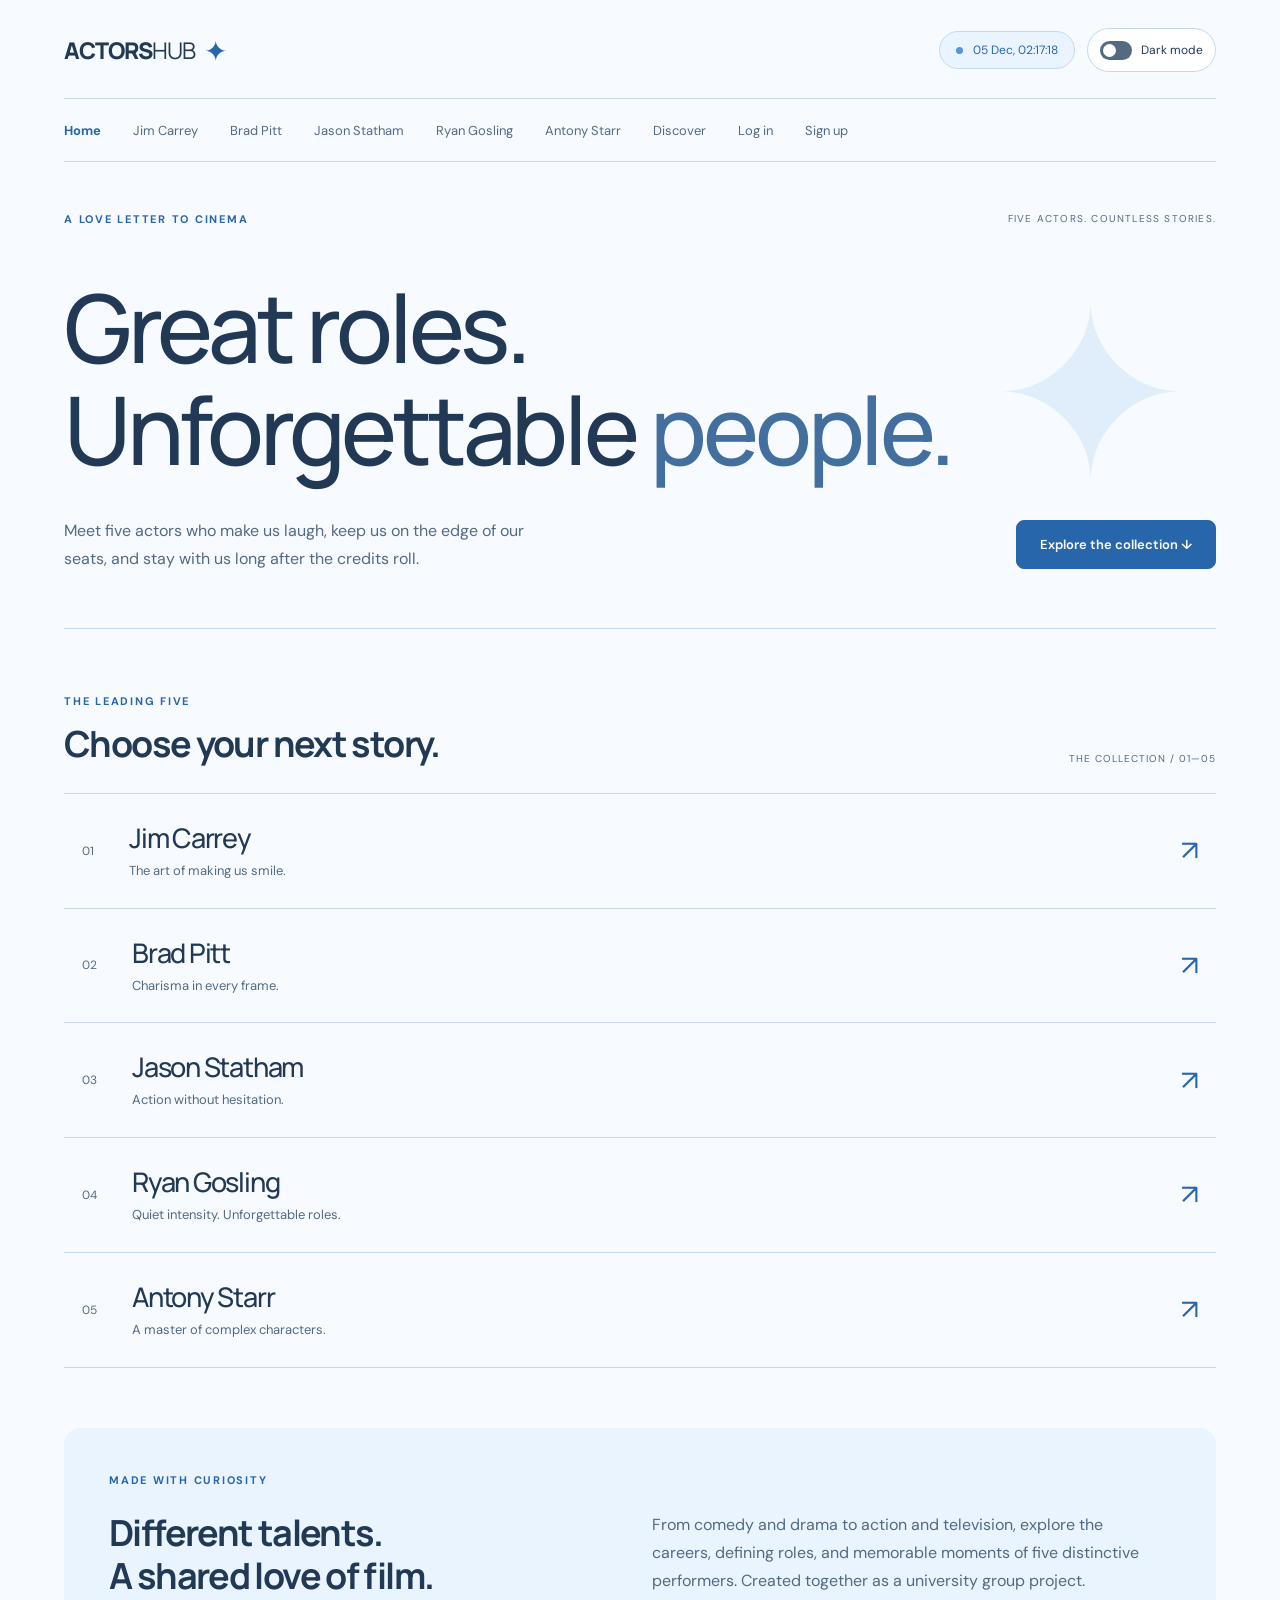
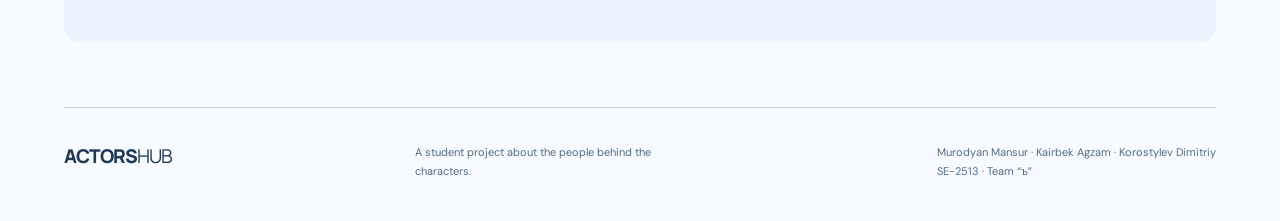
<file: index.html>
<!DOCTYPE html>
<html lang="en">
<head>
<meta charset="UTF-8">
<meta name="viewport" content="width=device-width, initial-scale=1">
<script src="js/theme.js"></script><meta name="description" content="Explore five remarkable actors, their stories and memorable performances.">
<title>The people behind the characters · ActorsHub</title>
<link rel="stylesheet" href="css/site.css">
<script src="js/validation.js" defer></script><script src="js/site.js" defer></script><link rel="stylesheet" href="css/theme.css">
<script src="js/auth.js" defer></script>
</head>
<body>
<a class="skip-link" href="#main">Skip to content</a><header class="site-header"><a class="brand" href="index.html">ACTORS<span>HUB</span><i>✦</i></a><div class="header-tools">
<button class="clock" type="button" aria-label="Current date and time. Click to play a chime"><span class="clock-dot"></span><time></time></button><button type="button" class="theme-toggle" role="switch" aria-checked="false" aria-label="Dark mode"><span class="theme-track" aria-hidden="true"></span><span>Dark mode</span></button>
</div>
<nav aria-label="Main navigation"><a href="index.html" aria-current="page">Home</a><a href="Jim-Carrey.html">Jim Carrey</a><a href="pitt.html">Brad Pitt</a><a href="statham.html">Jason Statham</a><a href="Ryan-Gosling.html">Ryan Gosling</a><a href="antony_starr.html">Antony Starr</a><a href="discover.html">Discover</a><a href="login.html" data-account-login="">Log in</a><a href="register.html" data-account-register="">Sign up</a></nav></header><main id="main" class="home"><section class="home-hero"><div class="hero-topline">
<span class="eyebrow">A LOVE LETTER TO CINEMA</span><span>FIVE ACTORS. COUNTLESS STORIES.</span>
</div>
<h1>Great roles.<br>Unforgettable <em>people.</em>
</h1>
<div class="hero-bottom">
<p>Meet five actors who make us laugh, keep us on the edge of our seats, and stay with us long after the credits roll.</p>
<a class="button" href="#collection">Explore the collection ↓</a>
</div>
<div class="hero-decoration" aria-hidden="true">✦</div></section><section id="collection"><div class="section-heading">
<div>
<span class="eyebrow">THE LEADING FIVE</span><h2>Choose your next story.</h2>
</div>
<span class="section-count">THE COLLECTION / 01—05</span>
</div>
<div class="actor-list">
<a class="actor-row" href="Jim-Carrey.html"><span class="row-number">01</span><div>
<h3>Jim Carrey</h3>
<p>The art of making us smile.</p>
</div>
<span class="row-arrow">↗</span></a><a class="actor-row" href="pitt.html"><span class="row-number">02</span><div>
<h3>Brad Pitt</h3>
<p>Charisma in every frame.</p>
</div>
<span class="row-arrow">↗</span></a><a class="actor-row" href="statham.html"><span class="row-number">03</span><div>
<h3>Jason Statham</h3>
<p>Action without hesitation.</p>
</div>
<span class="row-arrow">↗</span></a><a class="actor-row" href="Ryan-Gosling.html"><span class="row-number">04</span><div>
<h3>Ryan Gosling</h3>
<p>Quiet intensity. Unforgettable roles.</p>
</div>
<span class="row-arrow">↗</span></a><a class="actor-row" href="antony_starr.html"><span class="row-number">05</span><div>
<h3>Antony Starr</h3>
<p>A master of complex characters.</p>
</div>
<span class="row-arrow">↗</span></a>
</div></section><section class="about"><span class="eyebrow">MADE WITH CURIOSITY</span><h2>Different talents.<br>A shared love of film.</h2>
<p>From comedy and drama to action and television, explore the careers, defining roles, and memorable moments of five distinctive performers. Created together as a university group project.</p></section></main><footer><a class="brand" href="index.html">ACTORS<span>HUB</span></a><p>A student project about the people behind the characters.</p>
<p>Murodyan Mansur · Kairbek Agzam · Korostylev Dimitriy<br>SE-2513 · Team “ъ”</p></footer>
</body>
</html>
</file>
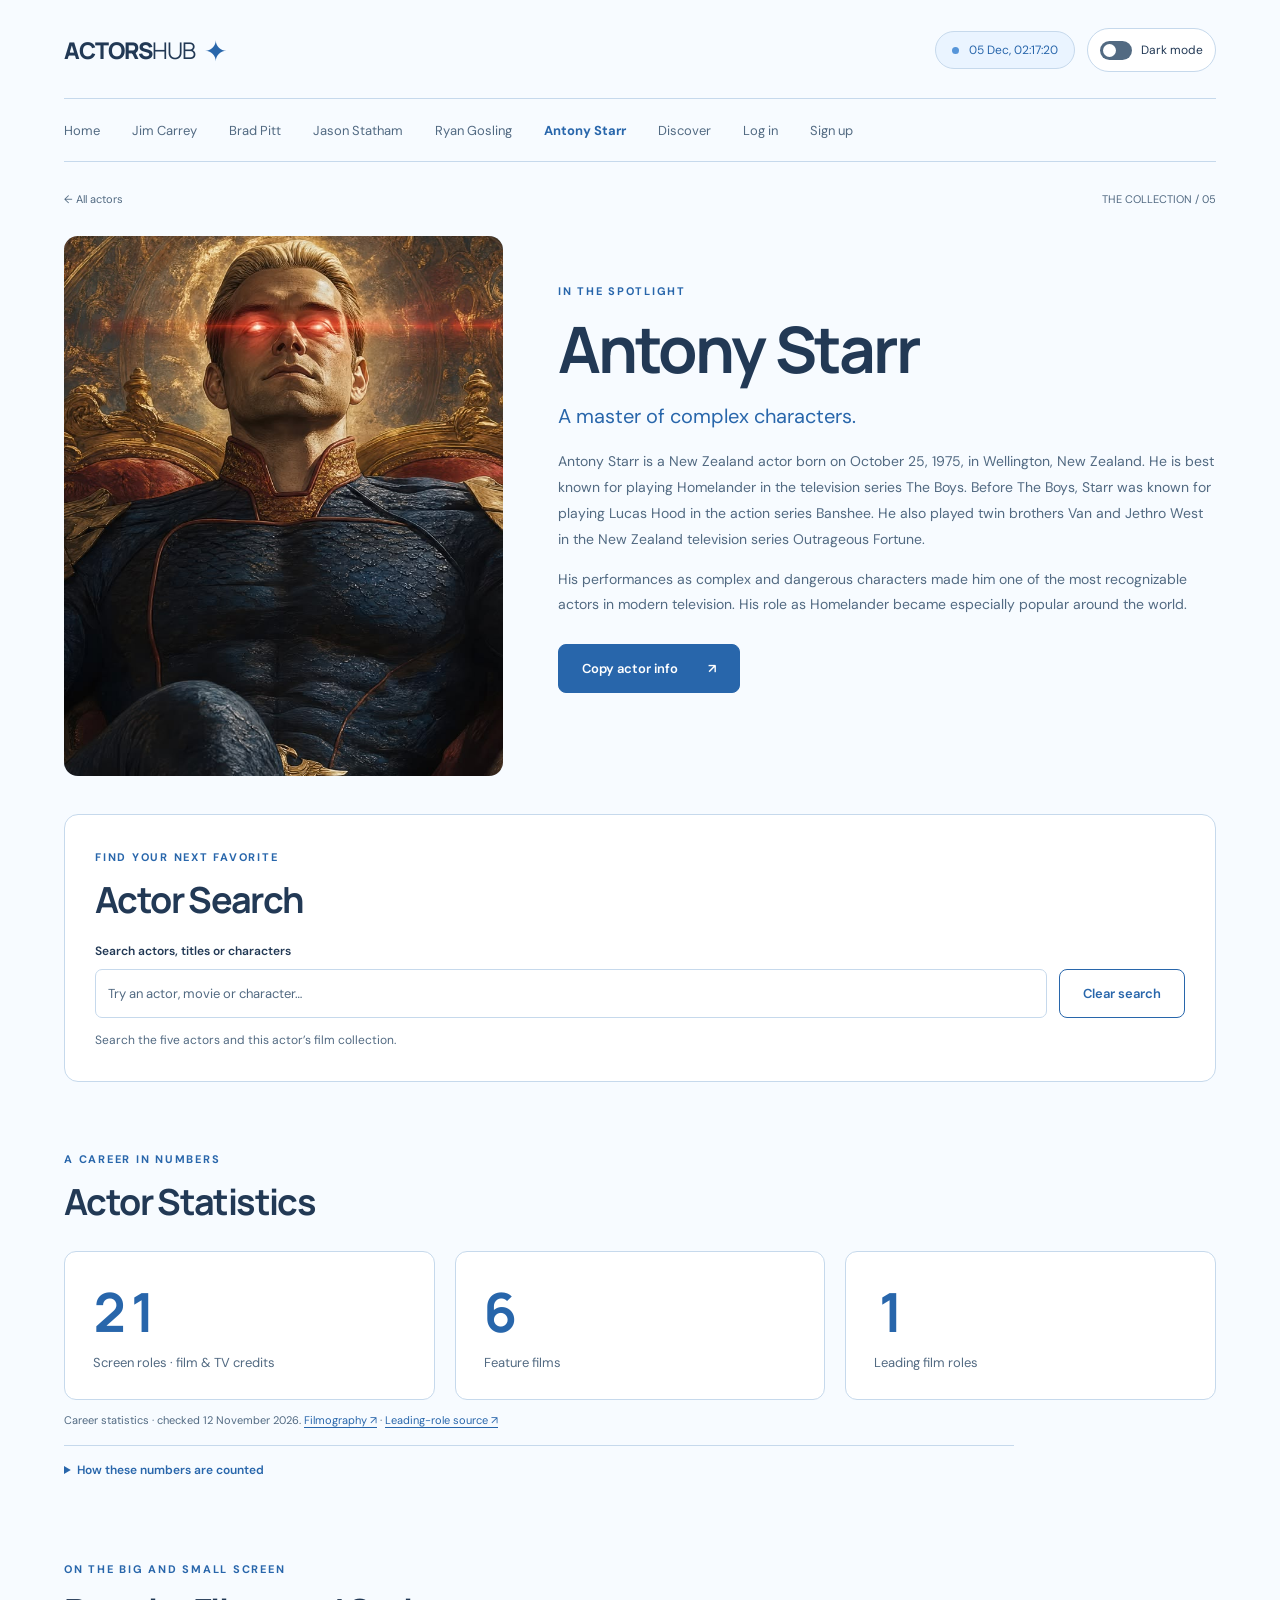
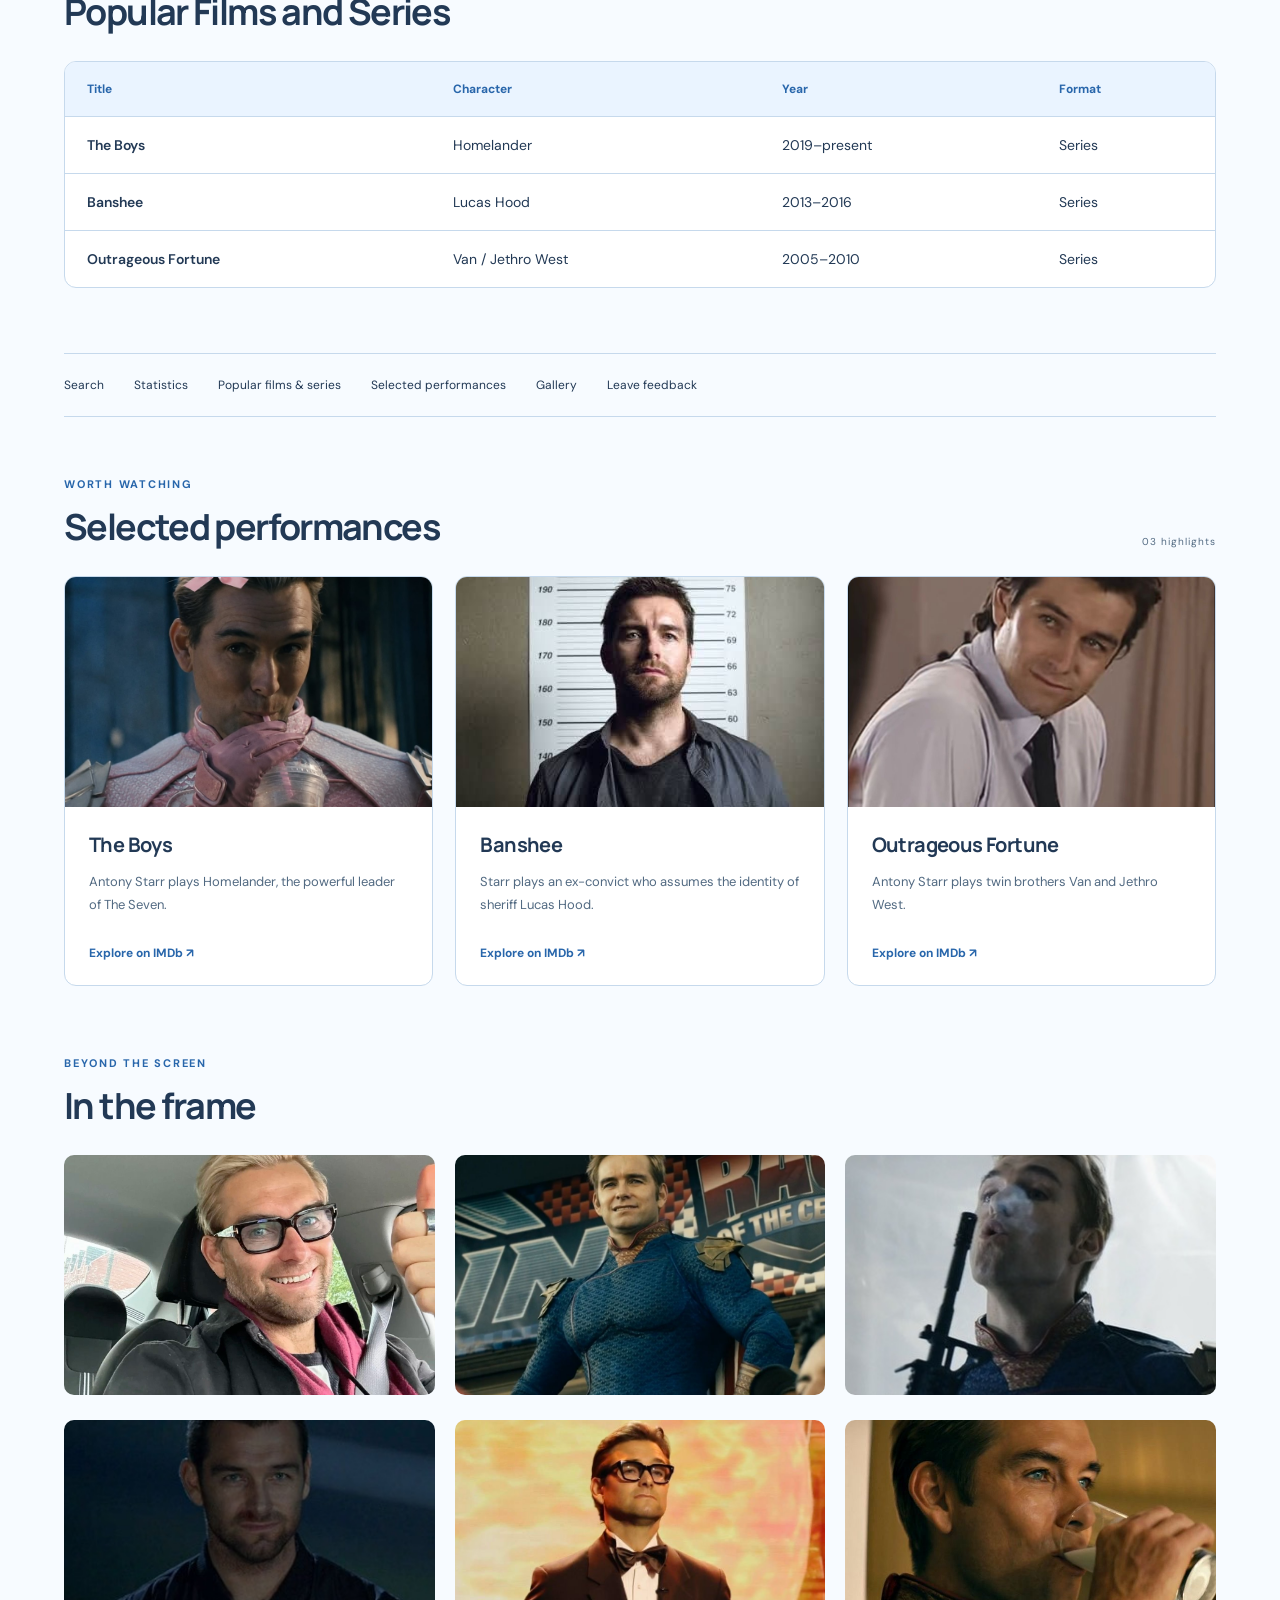
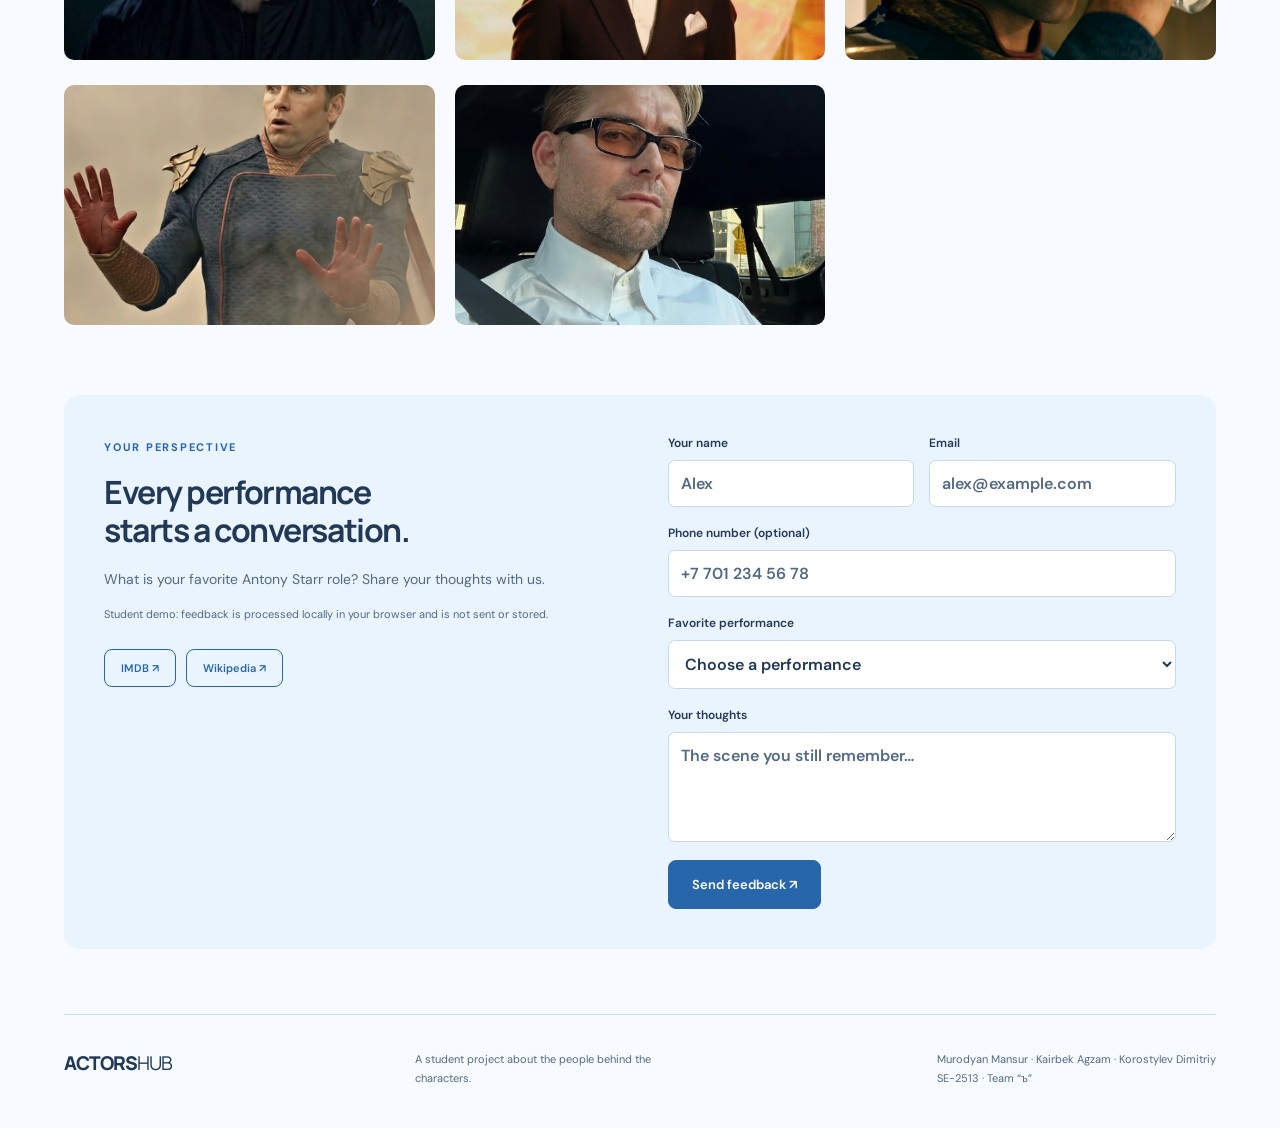
<file: antony_starr.html>
<!DOCTYPE html>
<html lang="en">
<head>
<meta charset="utf-8">
<meta content="width=device-width, initial-scale=1" name="viewport">
<script src="js/theme.js"></script><meta content="Explore five remarkable actors, their stories and memorable performances." name="description">
<title>Antony Starr · ActorsHub</title>
<link href="css/site.css" rel="stylesheet">
<script defer src="js/vendor/jquery-4.0.0.min.js"></script><script src="js/validation.js" defer></script><script defer src="js/site.js"></script><link rel="stylesheet" href="css/theme.css">
<script src="js/auth.js" defer></script>
</head>
<body>
<a class="skip-link" href="#main">Skip to content</a><header class="site-header"><a class="brand" href="index.html">ACTORS<span>HUB</span><i>✦</i></a><div class="header-tools">
<button aria-label="Current date and time. Click to play a chime" class="clock" type="button"><span class="clock-dot"></span><time></time></button><button type="button" class="theme-toggle" role="switch" aria-checked="false" aria-label="Dark mode"><span class="theme-track" aria-hidden="true"></span><span>Dark mode</span></button>
</div>
<nav aria-label="Main navigation"><a href="index.html">Home</a><a href="Jim-Carrey.html">Jim Carrey</a><a href="pitt.html">Brad Pitt</a><a href="statham.html">Jason Statham</a><a href="Ryan-Gosling.html">Ryan Gosling</a><a aria-current="page" href="antony_starr.html">Antony Starr</a><a href="discover.html">Discover</a><a href="login.html" data-account-login="">Log in</a><a href="register.html" data-account-register="">Sign up</a></nav></header><main class="actor-page" id="main"><div class="page-intro">
<a href="index.html">← All actors</a><span>THE COLLECTION / 05</span>
</div>
<section class="actor-hero" id="biography"><div class="portrait"><img alt="Antony Starr" src="photos/antony.jpg"></div>
<div class="bio">
<span class="eyebrow">IN THE SPOTLIGHT</span><h1>Antony Starr</h1>
<p class="lead">A master of complex characters.</p>
<div class="biography-text">
<p>Antony Starr is a New Zealand actor born on October 25, 1975, in Wellington, New Zealand. He is best known for playing Homelander in the television series The Boys. Before The Boys, Starr was known for playing Lucas Hood in the action series Banshee. He also played twin brothers Van and Jethro West in the New Zealand television series Outrageous Fortune.</p>
<p>His performances as complex and dangerous characters made him one of the most recognizable actors in modern television. His role as Homelander became especially popular around the world.</p>
</div>
<button class="button" id="copy-info" type="button">Copy actor info <span aria-hidden="true">↗</span></button><p id="copy-status" role="status"></p>
</div></section><section class="actor-search-panel" id="actor-search"><div class="section-heading"><div>
<span class="eyebrow">FIND YOUR NEXT FAVORITE</span><h2>Actor Search</h2>
</div></div>
<label for="actor-search-input">Search actors, titles or characters</label><div class="search-controls">
<input aria-describedby="search-status" autocomplete="off" id="actor-search-input" placeholder="Try an actor, movie or character…" type="search"><button class="button secondary" id="clear-search" type="button">Clear search</button>
</div>
<p id="search-status" role="status">Search the five actors and this actor’s film collection.</p>
<ul class="actor-search-results" hidden="" id="actor-search-results"></ul></section><section id="actor-statistics"><div class="section-heading"><div>
<span class="eyebrow">A CAREER IN NUMBERS</span><h2>Actor Statistics</h2>
</div></div>
<div class="stats-grid">
<div class="stat-card">
<span class="counter" data-count="33">0</span><span>Screen roles · film &amp; TV credits</span>
</div>
<div class="stat-card">
<span class="counter" data-count="10">0</span><span>Feature films</span>
</div>
<div class="stat-card">
<span class="counter" data-count="3">0</span><span>Leading film roles</span>
</div>
</div>
<p class="form-note stats-snapshot">Career statistics · checked 12 November 2026. <a href="https://en.wikipedia.org/wiki/Antony_Starr#Filmography" rel="noopener noreferrer" target="_blank">Filmography ↗</a> · <a href="https://www.the-numbers.com/movie/Cobweb-(2023)" rel="noopener noreferrer" target="_blank">Leading-role source ↗</a></p>
<details class="stats-method"><summary>How these numbers are counted</summary><p>Screen roles count credited acting entries in the source’s film and television tables, including voice work, narration, cameos, short films and television films. A series is not counted once per episode. Multiple characters within one entry count as one credit; separately listed character credits count separately. Duplicate entries for the same work are merged. Self appearances, archive footage, credit-only appearances, production-only work, music videos, advertisements, video games and unreleased projects are excluded.</p>
<p>Feature films count released feature-length works in the film table, including credited narration in documentaries. Short films and television films are excluded. These are published-filmography totals, not a count of the four titles featured on this page.</p>
<p>Leading film roles: 3 verified lead or co-lead performances — After the Waterfall, American Sausage Standoff and Cobweb. Television leads are excluded. This is a manual classification using film credits and the sources below.</p>
<p class="stats-source-links"><a href="https://www.nzfilm.co.nz/assets/resources/Microsoft_Word_-_AFTER_THE_WATERFALL_Press_Kit_-_FINAL_310510__2__0.pdf" rel="noopener noreferrer" target="_blank">After the Waterfall · official press kit ↗</a><a href="https://www.samuelgoldwynfilms.com/press-detail/?filmname=american-sausage-standoff" rel="noopener noreferrer" target="_blank">American Sausage Standoff · distributor ↗</a></p></details></section><section id="popular-films"><div class="section-heading"><div>
<span class="eyebrow">ON THE BIG AND SMALL SCREEN</span><h2>Popular Films and Series</h2>
</div></div>
<div class="film-table-wrap">
<table class="film-table">
<caption class="visually-hidden">Selected films and series with roles and release years</caption>
<thead><tr>
<th scope="col">Title</th>
<th scope="col">Character</th>
<th scope="col">Year</th>
<th scope="col">Format</th>
</tr></thead>
<tbody>
<tr class="catalog-row">
<td>The Boys</td>
<td>Homelander</td>
<td>2019–present</td>
<td>Series</td>
</tr>
<tr class="catalog-row">
<td>Banshee</td>
<td>Lucas Hood</td>
<td>2013–2016</td>
<td>Series</td>
</tr>
<tr class="catalog-row">
<td>Outrageous Fortune</td>
<td>Van / Jethro West</td>
<td>2005–2010</td>
<td>Series</td>
</tr>
</tbody>
</table>
<p hidden="" id="catalog-empty">No matching titles. Try a different search.</p>
</div></section><nav aria-label="On this page" class="section-nav"><a href="#actor-search">Search</a><a href="#actor-statistics">Statistics</a><a href="#popular-films">Popular films &amp; series</a><a href="#performances">Selected performances</a><a href="#gallery">Gallery</a><a href="#feedback">Leave feedback</a></nav><section id="performances"><div class="section-heading">
<div>
<span class="eyebrow">WORTH WATCHING</span><h2>Selected performances</h2>
</div>
<span class="section-count">03 highlights</span>
</div>
<div class="film-grid">
<article class="film-card"><img alt="The Boys" loading="lazy" src="photos/homelander.jpeg"><div>
<h3>The Boys</h3>
<p>Antony Starr plays Homelander, the powerful leader of The Seven.</p>
<a href="https://www.imdb.com/title/tt1190634/" rel="noopener noreferrer" target="_blank">Explore on IMDb ↗</a>
</div></article><article class="film-card"><img alt="Banshee" loading="lazy" src="photos/banshee.jpeg"><div>
<h3>Banshee</h3>
<p>Starr plays an ex-convict who assumes the identity of sheriff Lucas Hood.</p>
<a href="https://www.imdb.com/title/tt2017109/" rel="noopener noreferrer" target="_blank">Explore on IMDb ↗</a>
</div></article><article class="film-card"><img alt="Outrageous Fortune" loading="lazy" src="photos/outrageous.jpeg"><div>
<h3>Outrageous Fortune</h3>
<p>Antony Starr plays twin brothers Van and Jethro West.</p>
<a href="https://www.imdb.com/title/tt0461097/" rel="noopener noreferrer" target="_blank">Explore on IMDb ↗</a>
</div></article>
</div></section><section id="gallery"><div class="section-heading"><div>
<span class="eyebrow">BEYOND THE SCREEN</span><h2>In the frame</h2>
</div></div>
<div class="gallery-grid">
<figure><img alt="Antony Starr — portrait" loading="lazy" src="photos/antony1.jpeg"></figure><figure><img alt="Antony Starr — portrait" loading="lazy" src="photos/antony2.jpeg"></figure><figure><img alt="Antony Starr — portrait" loading="lazy" src="photos/antony3.jpeg"></figure><figure><img alt="Antony Starr — portrait" loading="lazy" src="photos/antony4.jpeg"></figure><figure><img alt="Antony Starr — portrait" loading="lazy" src="photos/antony6.jpeg"></figure><figure><img alt="Antony Starr — portrait" loading="lazy" src="photos/antony7.jpeg"></figure><figure><img alt="Antony Starr — portrait" loading="lazy" src="photos/antony8.jpeg"></figure><figure><img alt="Antony Starr — portrait" loading="lazy" src="photos/antony9.jpeg"></figure>
</div></section><section class="feedback-panel" id="feedback"><div>
<span class="eyebrow">YOUR PERSPECTIVE</span><h2>Every performance<br>starts a conversation.</h2>
<p>What is your favorite Antony Starr role? Share your thoughts with us.</p>
<p class="form-note">Student demo: feedback is processed locally in your browser and is not sent or stored.</p>
<div class="external-links">
<a class="button secondary" href="https://www.imdb.com/name/nm1102278/" rel="noopener noreferrer" target="_blank">IMDB ↗</a><a class="button secondary" href="https://en.wikipedia.org/wiki/Antony_Starr" rel="noopener noreferrer" target="_blank">Wikipedia ↗</a>
</div>
</div>
<form id="feedback-form" novalidate="">
<div class="form-row">
<label>Your name<input autocomplete="name" name="name" placeholder="Alex" id="feedback-name" aria-required="true" aria-describedby="feedback-name-error"><span id="feedback-name-error" class="field-error" aria-live="polite"></span></label><label>Email<input autocomplete="email" name="email" placeholder="alex@example.com" type="text" inputmode="email" id="feedback-email" aria-required="true" aria-describedby="feedback-email-error"><span id="feedback-email-error" class="field-error" aria-live="polite"></span></label>
</div>
<label>Phone number (optional)<input id="feedback-phone" name="phone" type="tel" autocomplete="tel" placeholder="+7 701 234 56 78" aria-describedby="feedback-phone-error"><span id="feedback-phone-error" class="field-error" aria-live="polite"></span></label><label>Favorite performance<select name="movie" id="feedback-movie" aria-required="true" aria-describedby="feedback-movie-error"><option value="">Choose a performance</option>
<option>The Boys</option>
<option>Banshee</option>
<option>Outrageous Fortune</option>
<option>Another performance</option></select><span id="feedback-movie-error" class="field-error" aria-live="polite"></span></label><label>Your thoughts<textarea name="comment" placeholder="The scene you still remember…" rows="4" id="feedback-comment" aria-required="true" aria-describedby="feedback-comment-error"></textarea><span id="feedback-comment-error" class="field-error" aria-live="polite"></span></label><button class="button" type="submit">Send feedback ↗</button>
</form></section></main><dialog aria-labelledby="success-title" id="feedback-success"><span class="success-icon">✓</span><h2 id="success-title">Thank you for your feedback!</h2>
<p>Your review has been completed successfully in this demo. No registration or subscription is needed.</p>
<p class="form-note">This static website does not send or save reviews.</p>
<button class="button" id="close-success" type="button">Back to the actor</button></dialog><footer><a class="brand" href="index.html">ACTORS<span>HUB</span></a><p>A student project about the people behind the characters.</p>
<p>Murodyan Mansur · Kairbek Agzam · Korostylev Dimitriy<br>SE-2513 · Team “ъ”</p></footer>
</body>
</html>
</file>
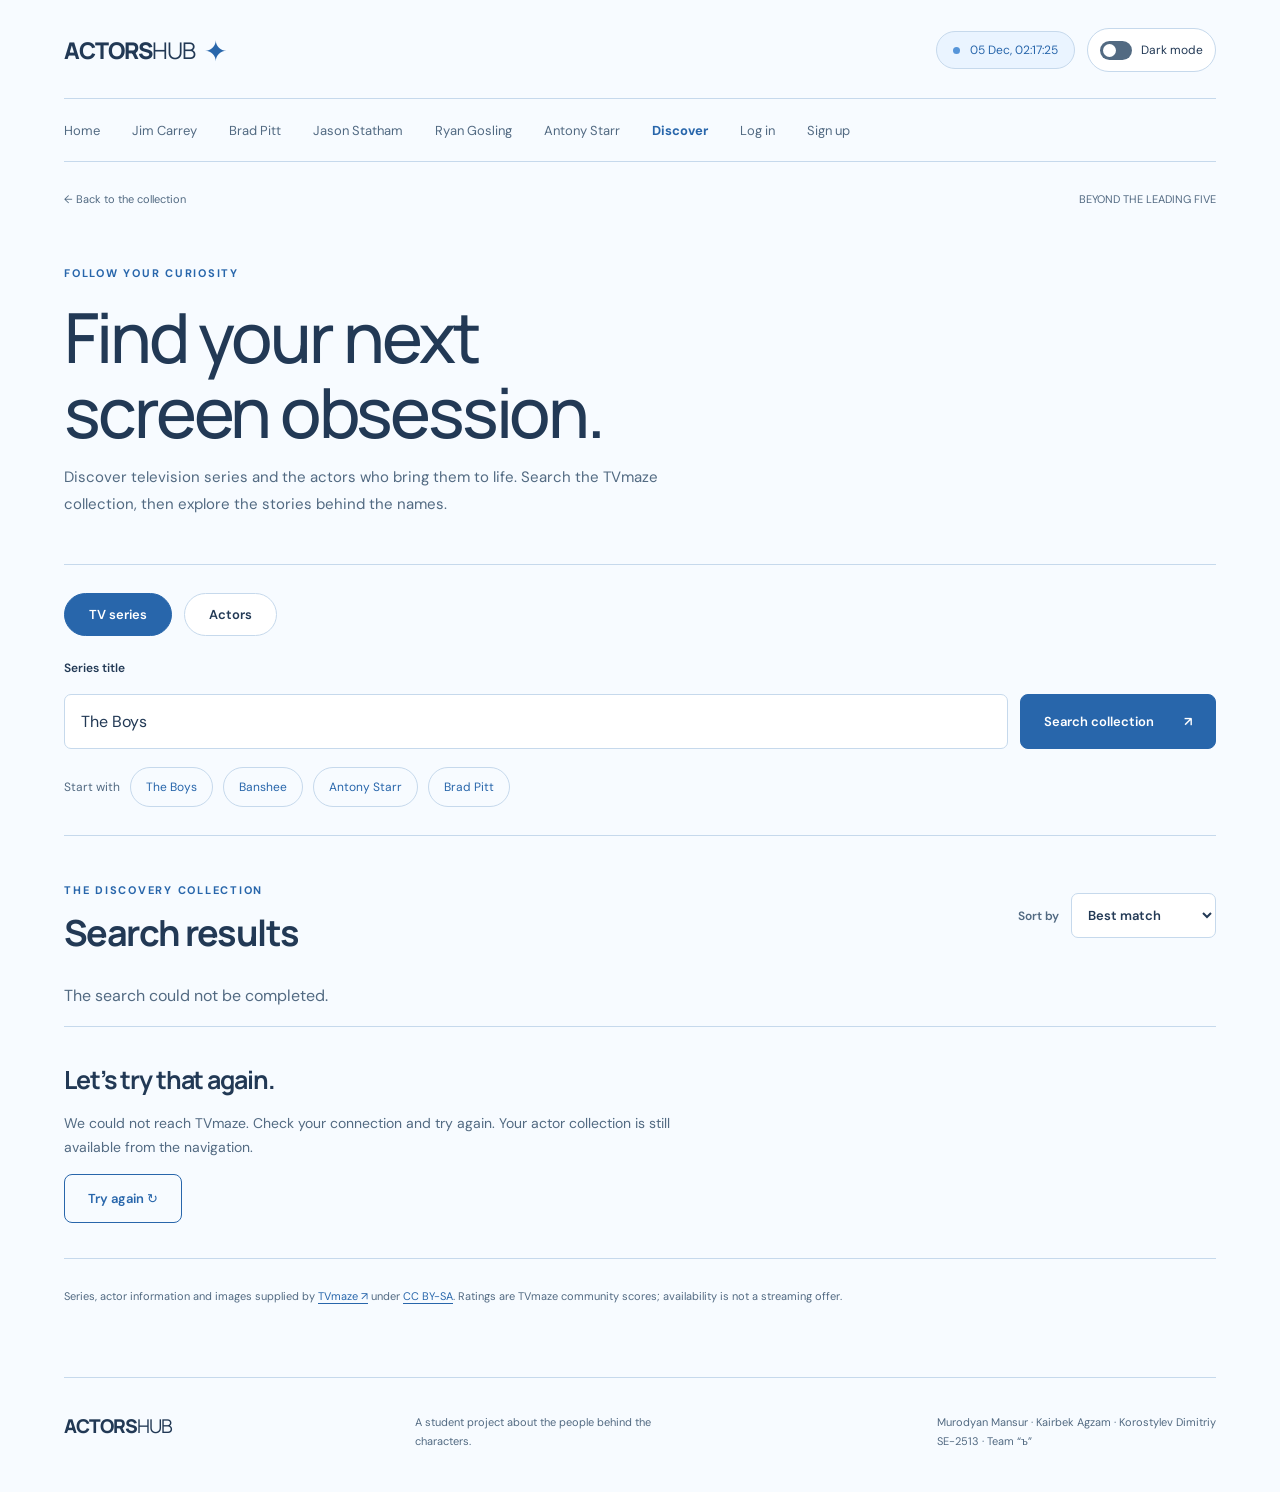
<file: discover.html>
<!DOCTYPE html>
<html lang="en">
<head>
<meta charset="UTF-8">
<meta name="viewport" content="width=device-width, initial-scale=1">
<script src="js/theme.js"></script><meta name="description" content="Explore five remarkable actors, their stories and memorable performances.">
<title>Discover actors and series · ActorsHub</title>
<link rel="stylesheet" href="css/site.css">
<script src="js/validation.js" defer></script><script src="js/site.js" defer></script><link rel="stylesheet" href="css/theme.css">
<link rel="stylesheet" href="css/discover.css">
<script src="js/discover.js" defer></script><script src="js/auth.js" defer></script>
</head>
<body>
<a class="skip-link" href="#main">Skip to content</a><header class="site-header"><a class="brand" href="index.html">ACTORS<span>HUB</span><i>✦</i></a><div class="header-tools">
<button class="clock" type="button" aria-label="Current date and time. Click to play a chime"><span class="clock-dot"></span><time></time></button><button type="button" class="theme-toggle" role="switch" aria-checked="false" aria-label="Dark mode"><span class="theme-track" aria-hidden="true"></span><span>Dark mode</span></button>
</div>
<nav aria-label="Main navigation"><a href="index.html">Home</a><a href="Jim-Carrey.html">Jim Carrey</a><a href="pitt.html">Brad Pitt</a><a href="statham.html">Jason Statham</a><a href="Ryan-Gosling.html">Ryan Gosling</a><a href="antony_starr.html">Antony Starr</a><a href="discover.html" aria-current="page">Discover</a><a href="login.html" data-account-login="">Log in</a><a href="register.html" data-account-register="">Sign up</a></nav></header><main id="main" class="discover-page">
<div class="page-intro">
<a href="index.html">← Back to the collection</a><span>BEYOND THE LEADING FIVE</span>
</div>
<section class="discover-intro" aria-labelledby="discover-title"><span class="eyebrow">FOLLOW YOUR CURIOSITY</span><h1 id="discover-title">Find your next<br>screen obsession.</h1>
<p>Discover television series and the actors who bring them to life. Search the TVmaze collection, then explore the stories behind the names.</p></section>
<section class="discovery-workspace" aria-label="Search the TVmaze collection">
<form id="discovery-form" novalidate>
<fieldset class="search-kind">
<legend class="visually-hidden">What would you like to find?</legend>
<label><input type="radio" name="kind" value="shows" checked><span>TV series</span></label><label><input type="radio" name="kind" value="people"><span>Actors</span></label>
</fieldset>
<label for="discovery-query" id="query-label">Series title</label><div class="discovery-search">
<input id="discovery-query" name="query" type="search" autocomplete="off" placeholder="Try The Boys or Breaking Bad" aria-describedby="query-error"><button class="button" type="submit"><span>Search collection</span><span aria-hidden="true">↗</span></button>
</div>
<p class="field-error" id="query-error"></p>
</form>
<div class="discovery-suggestions">
<span>Start with</span><button type="button" data-kind="shows" data-query="The Boys">The Boys</button><button type="button" data-kind="shows" data-query="Banshee">Banshee</button><button type="button" data-kind="people" data-query="Antony Starr">Antony Starr</button><button type="button" data-kind="people" data-query="Brad Pitt">Brad Pitt</button>
</div>
</section>
<section class="discovery-results" aria-labelledby="results-title"><div class="section-heading">
<div>
<span class="eyebrow">THE DISCOVERY COLLECTION</span><h2 id="results-title">Search results</h2>
</div>
<label class="result-sort" for="result-sort">Sort by<select id="result-sort"><option value="relevance">Best match</option>
<option value="name">Name A–Z</option>
<option value="rating">Highest rating</option></select></label>
</div>
<p id="discovery-status" role="status" aria-live="polite" aria-atomic="true"></p>
<div id="discovery-loading" class="discovery-loading" hidden>
<span class="loading-orbit" aria-hidden="true"></span><span>Finding your next favorite…</span>
</div>
<div id="discovery-message" class="discovery-message" hidden>
<h3 id="message-title"></h3>
<p id="message-text"></p>
<button class="button secondary" id="retry-search" type="button" hidden>Try again ↻</button>
</div>
<div id="discovery-grid" class="discovery-grid"></div>
<p class="api-attribution">Series, actor information and images supplied by <a href="https://www.tvmaze.com/" target="_blank" rel="noopener noreferrer">TVmaze ↗</a> under <a href="https://creativecommons.org/licenses/by-sa/4.0/" target="_blank" rel="noopener noreferrer">CC BY-SA</a>. Ratings are TVmaze community scores; availability is not a streaming offer.</p>
</section></main><footer><a class="brand" href="index.html">ACTORS<span>HUB</span></a><p>A student project about the people behind the characters.</p>
<p>Murodyan Mansur · Kairbek Agzam · Korostylev Dimitriy<br>SE-2513 · Team “ъ”</p></footer>
</body>
</html>
</file>
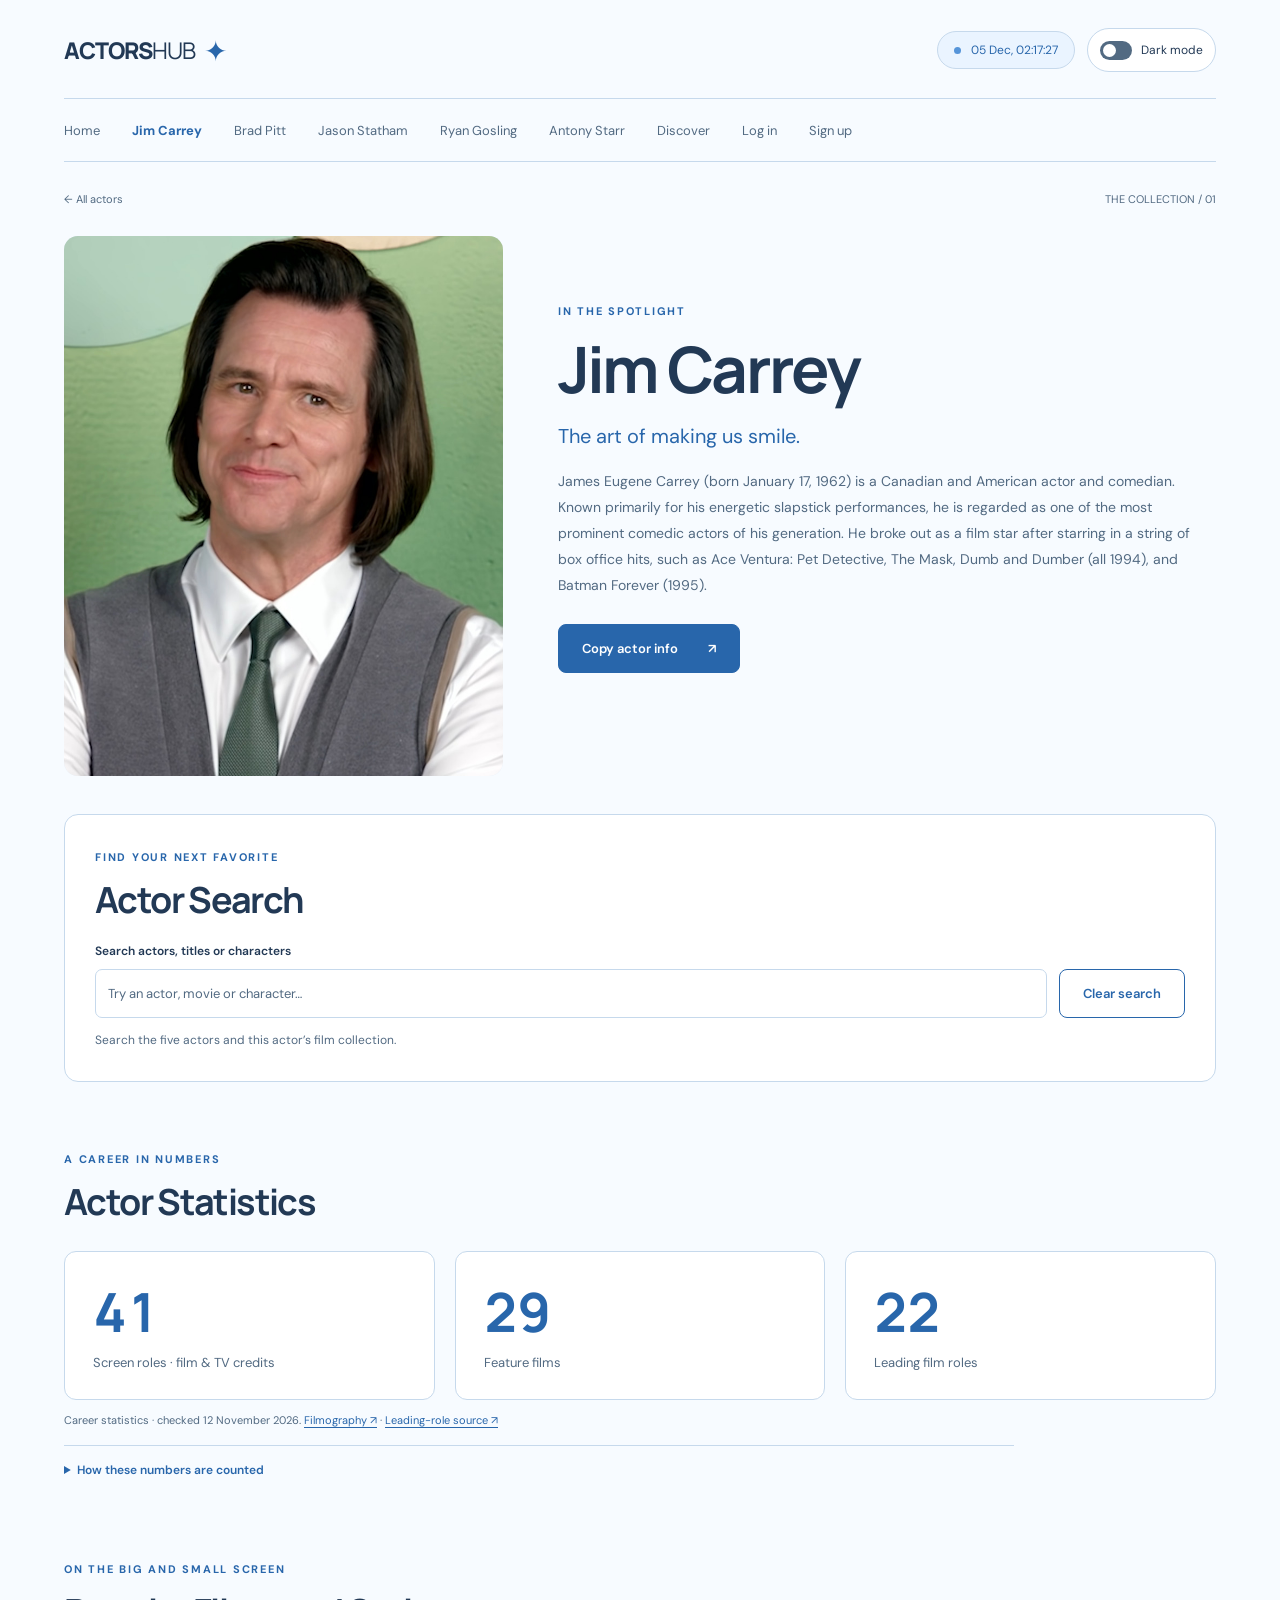
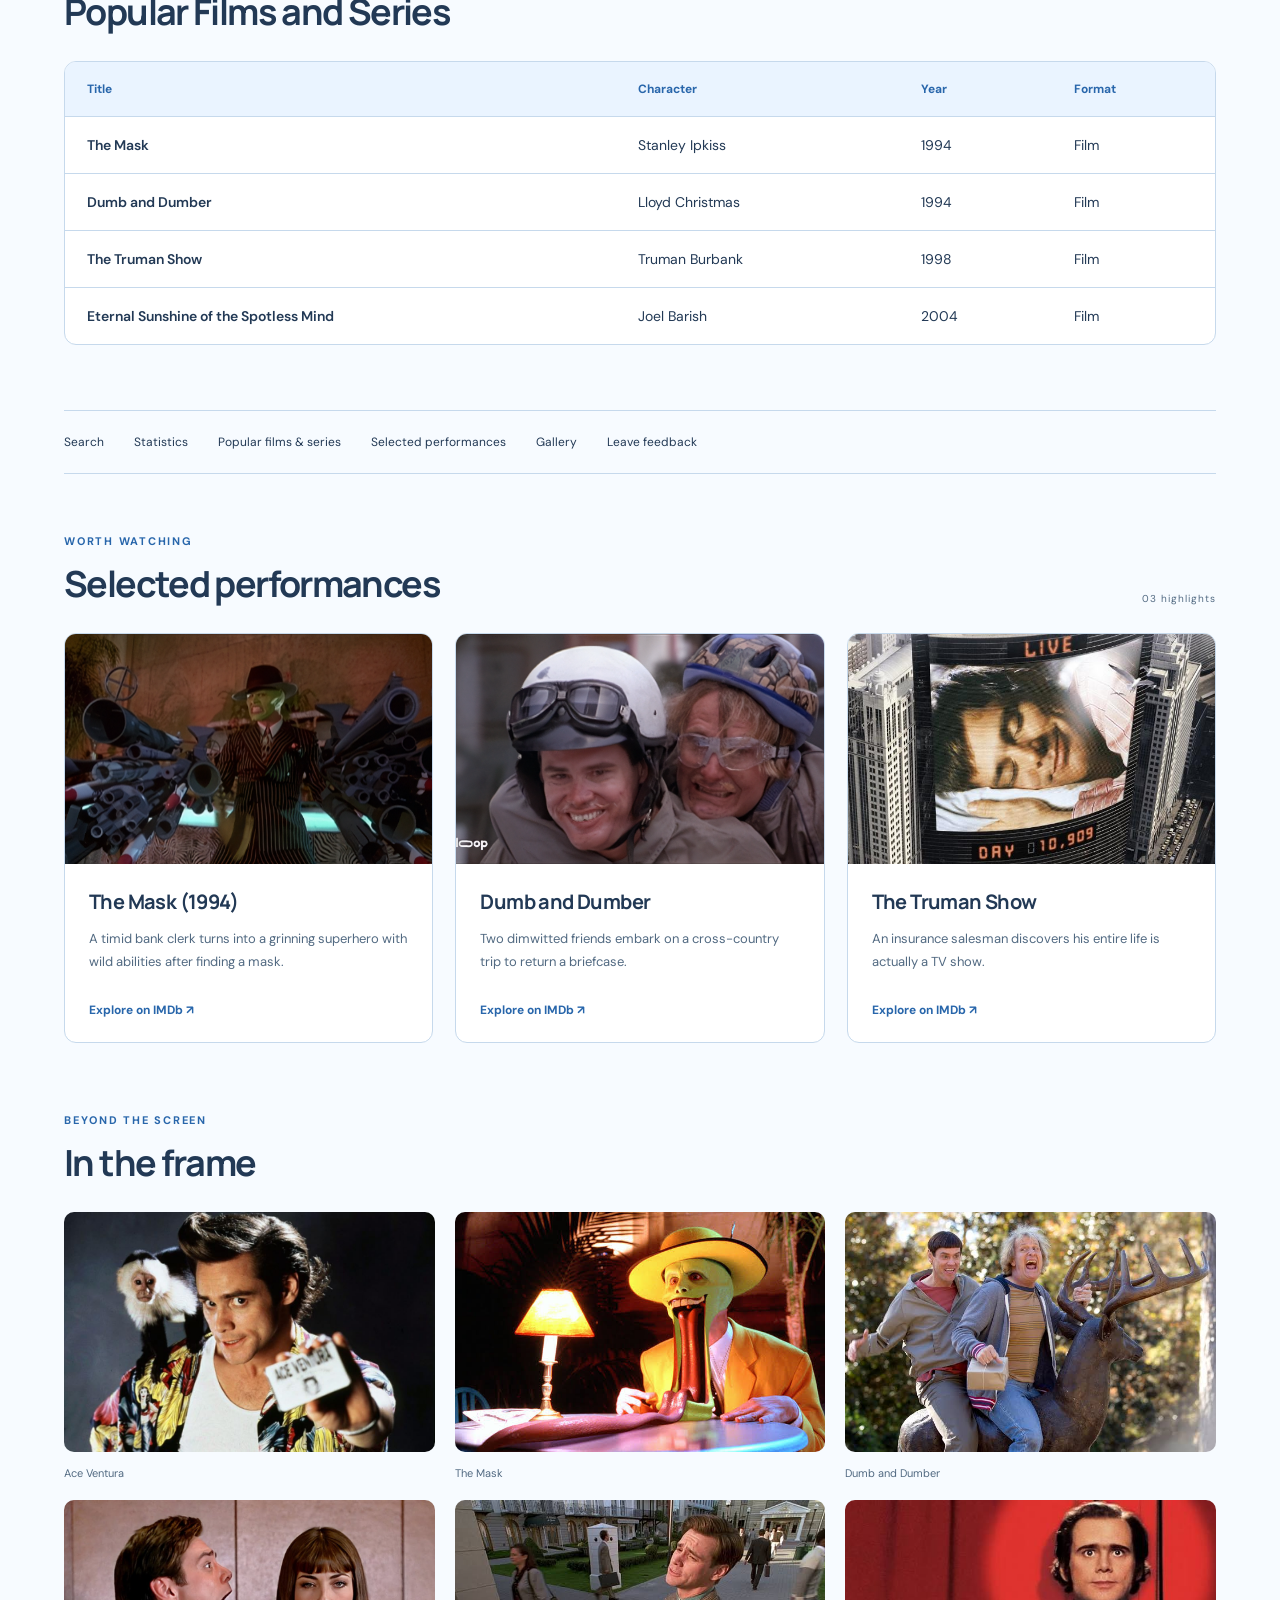
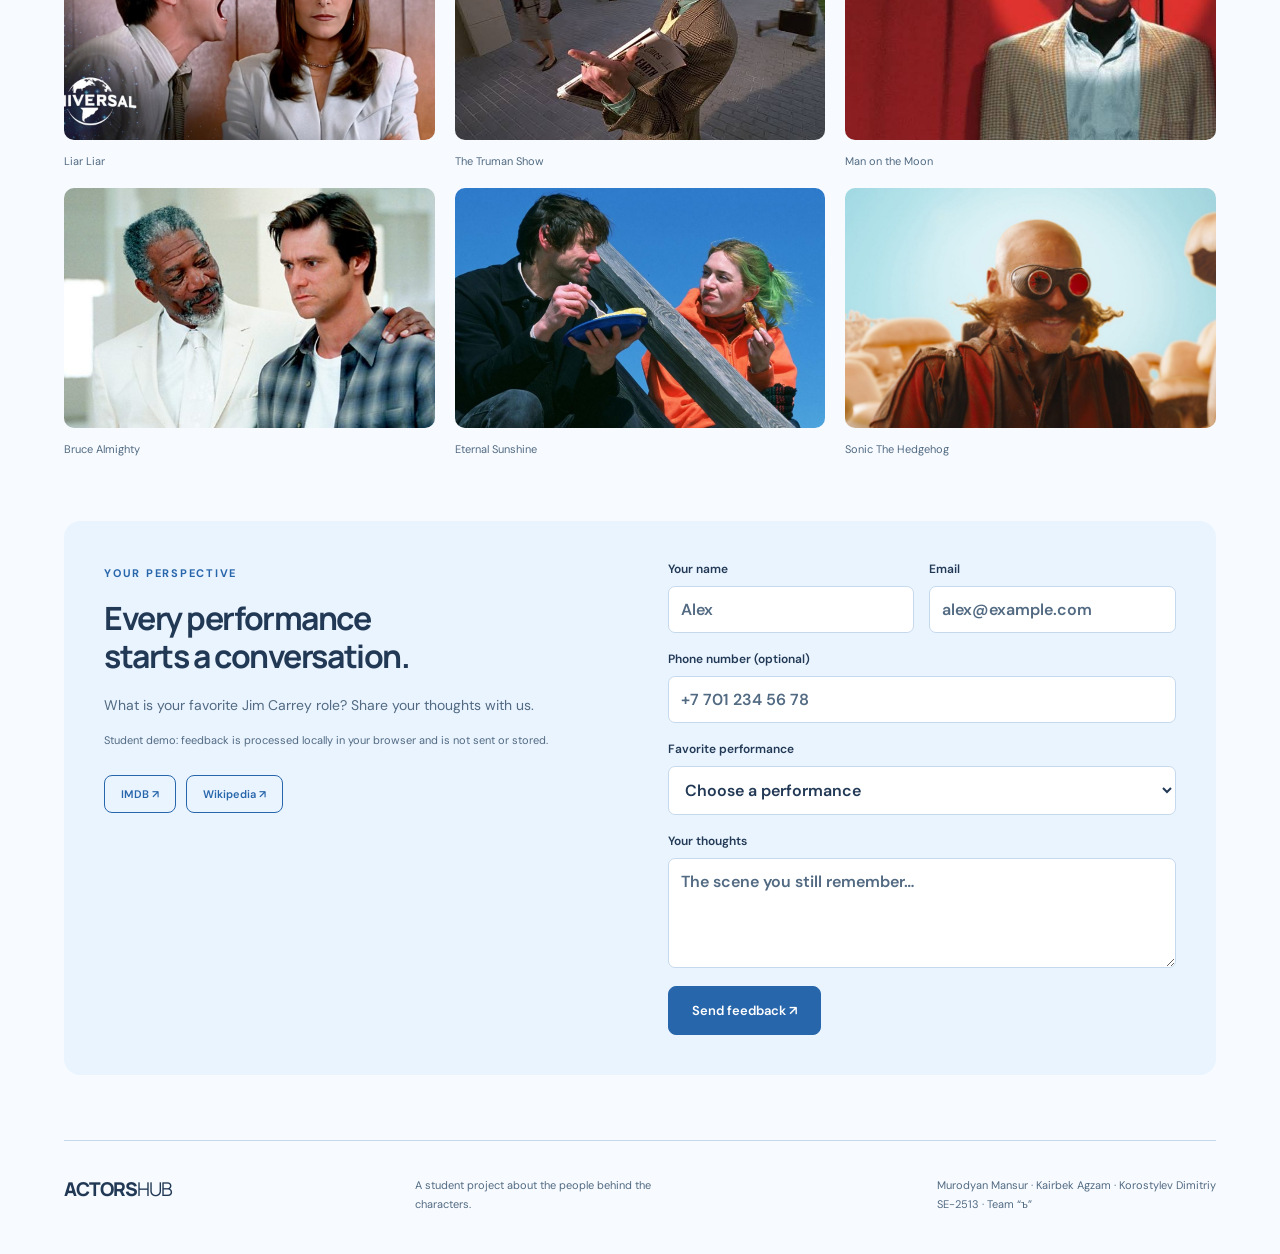
<file: Jim-Carrey.html>
<!DOCTYPE html>
<html lang="en">
<head>
<meta charset="utf-8">
<meta content="width=device-width, initial-scale=1" name="viewport">
<script src="js/theme.js"></script><meta content="Explore five remarkable actors, their stories and memorable performances." name="description">
<title>Jim Carrey · ActorsHub</title>
<link href="css/site.css" rel="stylesheet">
<script defer src="js/vendor/jquery-4.0.0.min.js"></script><script src="js/validation.js" defer></script><script defer src="js/site.js"></script><link rel="stylesheet" href="css/theme.css">
<script src="js/auth.js" defer></script>
</head>
<body>
<a class="skip-link" href="#main">Skip to content</a><header class="site-header"><a class="brand" href="index.html">ACTORS<span>HUB</span><i>✦</i></a><div class="header-tools">
<button aria-label="Current date and time. Click to play a chime" class="clock" type="button"><span class="clock-dot"></span><time></time></button><button type="button" class="theme-toggle" role="switch" aria-checked="false" aria-label="Dark mode"><span class="theme-track" aria-hidden="true"></span><span>Dark mode</span></button>
</div>
<nav aria-label="Main navigation"><a href="index.html">Home</a><a aria-current="page" href="Jim-Carrey.html">Jim Carrey</a><a href="pitt.html">Brad Pitt</a><a href="statham.html">Jason Statham</a><a href="Ryan-Gosling.html">Ryan Gosling</a><a href="antony_starr.html">Antony Starr</a><a href="discover.html">Discover</a><a href="login.html" data-account-login="">Log in</a><a href="register.html" data-account-register="">Sign up</a></nav></header><main class="actor-page" id="main"><div class="page-intro">
<a href="index.html">← All actors</a><span>THE COLLECTION / 01</span>
</div>
<section class="actor-hero" id="biography"><div class="portrait"><img alt="Jim Carrey" src="photos/Carrey.jpg"></div>
<div class="bio">
<span class="eyebrow">IN THE SPOTLIGHT</span><h1>Jim Carrey</h1>
<p class="lead">The art of making us smile.</p>
<div class="biography-text"><p>James Eugene Carrey (born January 17, 1962) is a Canadian and American actor and comedian. Known primarily for his energetic slapstick performances, he is regarded as one of the most prominent comedic actors of his generation. He broke out as a film star after starring in a string of box office hits, such as Ace Ventura: Pet Detective, The Mask, Dumb and Dumber (all 1994), and Batman Forever (1995).</p></div>
<button class="button" id="copy-info" type="button">Copy actor info <span aria-hidden="true">↗</span></button><p id="copy-status" role="status"></p>
</div></section><section class="actor-search-panel" id="actor-search"><div class="section-heading"><div>
<span class="eyebrow">FIND YOUR NEXT FAVORITE</span><h2>Actor Search</h2>
</div></div>
<label for="actor-search-input">Search actors, titles or characters</label><div class="search-controls">
<input aria-describedby="search-status" autocomplete="off" id="actor-search-input" placeholder="Try an actor, movie or character…" type="search"><button class="button secondary" id="clear-search" type="button">Clear search</button>
</div>
<p id="search-status" role="status">Search the five actors and this actor’s film collection.</p>
<ul class="actor-search-results" hidden="" id="actor-search-results"></ul></section><section id="actor-statistics"><div class="section-heading"><div>
<span class="eyebrow">A CAREER IN NUMBERS</span><h2>Actor Statistics</h2>
</div></div>
<div class="stats-grid">
<div class="stat-card">
<span class="counter" data-count="57">0</span><span>Screen roles · film &amp; TV credits</span>
</div>
<div class="stat-card">
<span class="counter" data-count="41">0</span><span>Feature films</span>
</div>
<div class="stat-card">
<span class="counter" data-count="31">0</span><span>Leading film roles</span>
</div>
</div>
<p class="form-note stats-snapshot">Career statistics · checked 12 November 2026. <a href="https://en.wikipedia.org/wiki/Jim_Carrey_filmography#Film" rel="noopener noreferrer" target="_blank">Filmography ↗</a> · <a href="https://www.the-numbers.com/box-office-star-records/worldwide/lifetime-acting/top-grossing-leading-stars" rel="noopener noreferrer" target="_blank">Leading-role source ↗</a></p>
<details class="stats-method"><summary>How these numbers are counted</summary><p>Screen roles count credited acting entries in the source’s film and television tables, including voice work, narration, cameos, short films and television films. A series is not counted once per episode. Multiple characters within one entry count as one credit; separately listed character credits count separately. Duplicate entries for the same work are merged. Self appearances, archive footage, credit-only appearances, production-only work, music videos, advertisements, video games and unreleased projects are excluded.</p>
<p>Feature films count released feature-length works in the film table, including credited narration in documentaries. Short films and television films are excluded. These are published-filmography totals, not a count of the four titles featured on this page.</p>
<p>Leading film roles use The Numbers’ classification, including leading ensemble casts, for titles covered by its box-office database. This source has different coverage from the filmography totals; it is not a universal classification of every role.</p></details></section><section id="popular-films"><div class="section-heading"><div>
<span class="eyebrow">ON THE BIG AND SMALL SCREEN</span><h2>Popular Films and Series</h2>
</div></div>
<div class="film-table-wrap">
<table class="film-table">
<caption class="visually-hidden">Selected films and series with roles and release years</caption>
<thead><tr>
<th scope="col">Title</th>
<th scope="col">Character</th>
<th scope="col">Year</th>
<th scope="col">Format</th>
</tr></thead>
<tbody>
<tr class="catalog-row">
<td>The Mask</td>
<td>Stanley Ipkiss</td>
<td>1994</td>
<td>Film</td>
</tr>
<tr class="catalog-row">
<td>Dumb and Dumber</td>
<td>Lloyd Christmas</td>
<td>1994</td>
<td>Film</td>
</tr>
<tr class="catalog-row">
<td>The Truman Show</td>
<td>Truman Burbank</td>
<td>1998</td>
<td>Film</td>
</tr>
<tr class="catalog-row">
<td>Eternal Sunshine of the Spotless Mind</td>
<td>Joel Barish</td>
<td>2004</td>
<td>Film</td>
</tr>
</tbody>
</table>
<p hidden="" id="catalog-empty">No matching titles. Try a different search.</p>
</div></section><nav aria-label="On this page" class="section-nav"><a href="#actor-search">Search</a><a href="#actor-statistics">Statistics</a><a href="#popular-films">Popular films &amp; series</a><a href="#performances">Selected performances</a><a href="#gallery">Gallery</a><a href="#feedback">Leave feedback</a></nav><section id="performances"><div class="section-heading">
<div>
<span class="eyebrow">WORTH WATCHING</span><h2>Selected performances</h2>
</div>
<span class="section-count">03 highlights</span>
</div>
<div class="film-grid">
<article class="film-card"><img alt="The Mask (1994)" loading="lazy" src="photos/Carrey_mask.png"><div>
<h3>The Mask (1994)</h3>
<p>A timid bank clerk turns into a grinning superhero with wild abilities after finding a mask.</p>
<a href="https://www.imdb.com/title/tt0110475/" rel="noopener noreferrer" target="_blank">Explore on IMDb ↗</a>
</div></article><article class="film-card"><img alt="Dumb and Dumber" loading="lazy" src="photos/Carrey_dumb.png"><div>
<h3>Dumb and Dumber</h3>
<p>Two dimwitted friends embark on a cross-country trip to return a briefcase.</p>
<a href="https://www.imdb.com/title/tt0109686/" rel="noopener noreferrer" target="_blank">Explore on IMDb ↗</a>
</div></article><article class="film-card"><img alt="The Truman Show" loading="lazy" src="photos/Carrey_truman.jpg"><div>
<h3>The Truman Show</h3>
<p>An insurance salesman discovers his entire life is actually a TV show.</p>
<a href="https://www.imdb.com/title/tt0120382/" rel="noopener noreferrer" target="_blank">Explore on IMDb ↗</a>
</div></article>
</div></section><section id="gallery"><div class="section-heading"><div>
<span class="eyebrow">BEYOND THE SCREEN</span><h2>In the frame</h2>
</div></div>
<div class="gallery-grid">
<figure><img alt="Ace Ventura" loading="lazy" src="photos/Carrey_Ace.jpg"><figcaption>Ace Ventura</figcaption></figure><figure><img alt="The Mask" loading="lazy" src="photos/Carrey_mask2.jpg"><figcaption>The Mask</figcaption></figure><figure><img alt="Dumb and Dumber" loading="lazy" src="photos/Carrey_dumb2.jpg"><figcaption>Dumb and Dumber</figcaption></figure><figure><img alt="Liar Liar" loading="lazy" src="photos/Carrey_liarliar.jpg"><figcaption>Liar Liar</figcaption></figure><figure><img alt="The Truman Show" loading="lazy" src="photos/Carrey_truman2.jpg"><figcaption>The Truman Show</figcaption></figure><figure><img alt="Man on the Moon" loading="lazy" src="photos/Carrey_moon.jpg"><figcaption>Man on the Moon</figcaption></figure><figure><img alt="Bruce Almighty" loading="lazy" src="photos/Carrey_almighty.jpg"><figcaption>Bruce Almighty</figcaption></figure><figure><img alt="Eternal Sunshine" loading="lazy" src="photos/Carrey_eternal.jpg"><figcaption>Eternal Sunshine</figcaption></figure><figure><img alt="Sonic The Hedgehog" loading="lazy" src="photos/Carrey_Sonic.jpg"><figcaption>Sonic The Hedgehog</figcaption></figure>
</div></section><section class="feedback-panel" id="feedback"><div>
<span class="eyebrow">YOUR PERSPECTIVE</span><h2>Every performance<br>starts a conversation.</h2>
<p>What is your favorite Jim Carrey role? Share your thoughts with us.</p>
<p class="form-note">Student demo: feedback is processed locally in your browser and is not sent or stored.</p>
<div class="external-links">
<a class="button secondary" href="https://www.imdb.com/name/nm0000120/" rel="noopener noreferrer" target="_blank">IMDB ↗</a><a class="button secondary" href="https://en.wikipedia.org/wiki/Jim_Carrey" rel="noopener noreferrer" target="_blank">Wikipedia ↗</a>
</div>
</div>
<form id="feedback-form" novalidate="">
<div class="form-row">
<label>Your name<input autocomplete="name" name="name" placeholder="Alex" id="feedback-name" aria-required="true" aria-describedby="feedback-name-error"><span id="feedback-name-error" class="field-error" aria-live="polite"></span></label><label>Email<input autocomplete="email" name="email" placeholder="alex@example.com" type="text" inputmode="email" id="feedback-email" aria-required="true" aria-describedby="feedback-email-error"><span id="feedback-email-error" class="field-error" aria-live="polite"></span></label>
</div>
<label>Phone number (optional)<input id="feedback-phone" name="phone" type="tel" autocomplete="tel" placeholder="+7 701 234 56 78" aria-describedby="feedback-phone-error"><span id="feedback-phone-error" class="field-error" aria-live="polite"></span></label><label>Favorite performance<select name="movie" id="feedback-movie" aria-required="true" aria-describedby="feedback-movie-error"><option value="">Choose a performance</option>
<option>The Mask (1994)</option>
<option>Dumb and Dumber</option>
<option>The Truman Show</option>
<option>Another performance</option></select><span id="feedback-movie-error" class="field-error" aria-live="polite"></span></label><label>Your thoughts<textarea name="comment" placeholder="The scene you still remember…" rows="4" id="feedback-comment" aria-required="true" aria-describedby="feedback-comment-error"></textarea><span id="feedback-comment-error" class="field-error" aria-live="polite"></span></label><button class="button" type="submit">Send feedback ↗</button>
</form></section></main><dialog aria-labelledby="success-title" id="feedback-success"><span class="success-icon">✓</span><h2 id="success-title">Thank you for your feedback!</h2>
<p>Your review has been completed successfully in this demo. No registration or subscription is needed.</p>
<p class="form-note">This static website does not send or save reviews.</p>
<button class="button" id="close-success" type="button">Back to the actor</button></dialog><footer><a class="brand" href="index.html">ACTORS<span>HUB</span></a><p>A student project about the people behind the characters.</p>
<p>Murodyan Mansur · Kairbek Agzam · Korostylev Dimitriy<br>SE-2513 · Team “ъ”</p></footer>
</body>
</html>
</file>
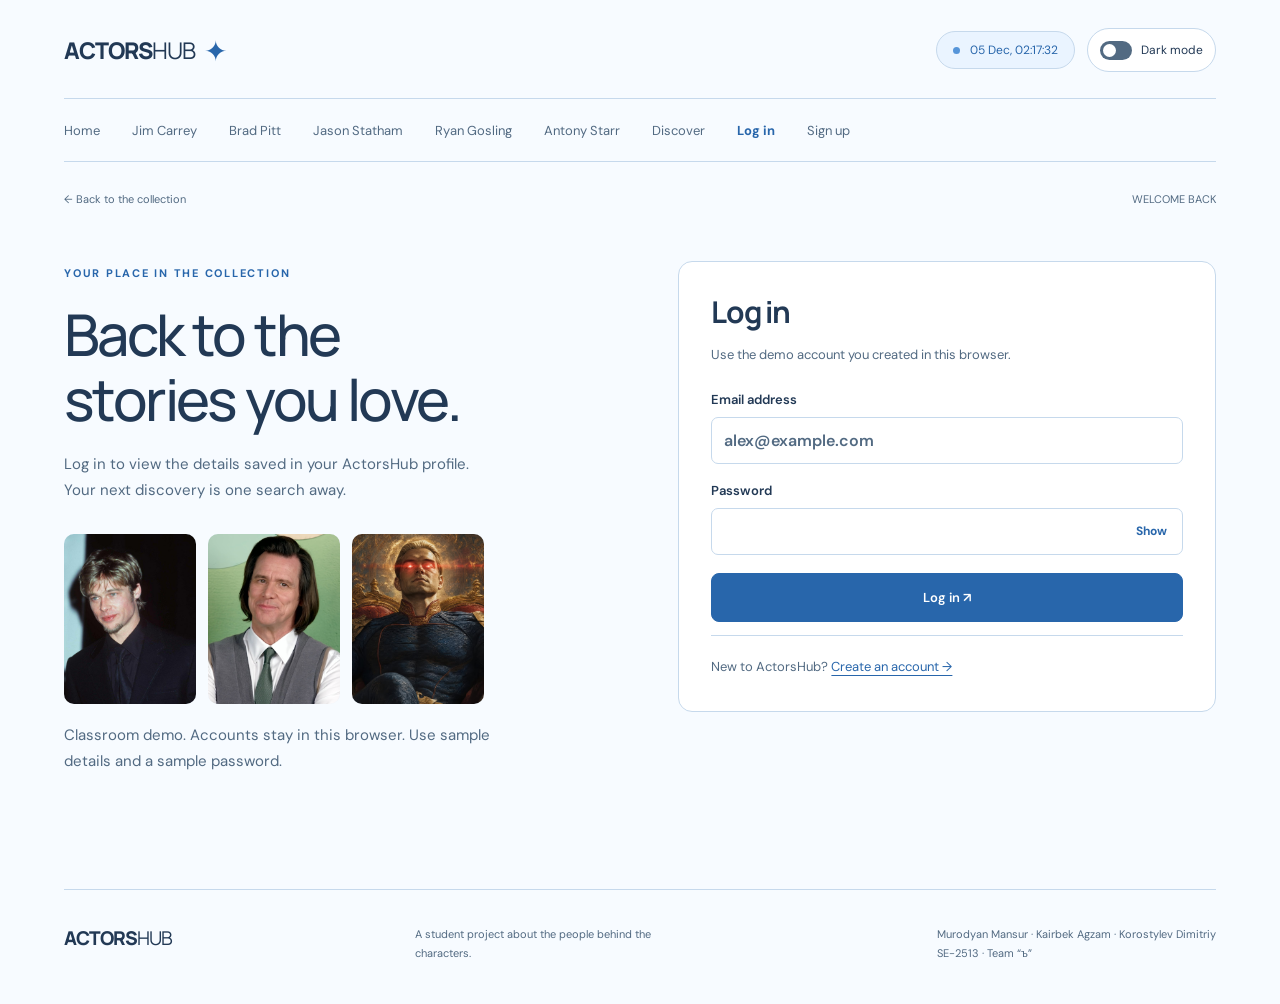
<file: login.html>
<!DOCTYPE html>
<html lang="en">
<head>
<meta charset="UTF-8">
<meta name="viewport" content="width=device-width, initial-scale=1">
<script src="js/theme.js"></script><meta name="description" content="Explore five remarkable actors, their stories and memorable performances.">
<title>Log in · ActorsHub</title>
<link rel="stylesheet" href="css/site.css">
<script src="js/validation.js" defer></script><script src="js/site.js" defer></script><link rel="stylesheet" href="css/theme.css">
<script src="js/auth.js" defer></script><link rel="stylesheet" href="css/account.css">
</head>
<body>
<a class="skip-link" href="#main">Skip to content</a><header class="site-header"><a class="brand" href="index.html">ACTORS<span>HUB</span><i>✦</i></a><div class="header-tools">
<button class="clock" type="button" aria-label="Current date and time. Click to play a chime"><span class="clock-dot"></span><time></time></button><button type="button" class="theme-toggle" role="switch" aria-checked="false" aria-label="Dark mode"><span class="theme-track" aria-hidden="true"></span><span>Dark mode</span></button>
</div>
<nav aria-label="Main navigation"><a href="index.html">Home</a><a href="Jim-Carrey.html">Jim Carrey</a><a href="pitt.html">Brad Pitt</a><a href="statham.html">Jason Statham</a><a href="Ryan-Gosling.html">Ryan Gosling</a><a href="antony_starr.html">Antony Starr</a><a href="discover.html">Discover</a><a href="login.html" data-account-login="" aria-current="page">Log in</a><a href="register.html" data-account-register="">Sign up</a></nav></header><main id="main" class="account-page"><div class="page-intro">
<a href="index.html">← Back to the collection</a><span>WELCOME BACK</span>
</div>
<section class="account-layout"><aside class="account-intro"><span class="eyebrow">YOUR PLACE IN THE COLLECTION</span><h1>Back to the<br>stories you love.</h1>
<p>Log in to view the details saved in your ActorsHub profile. Your next discovery is one search away.</p>
<div class="account-portraits" aria-label="Actors in our collection">
<img src="photos/pitt.jpg" alt="Brad Pitt"><img src="photos/Carrey.jpg" alt="Jim Carrey"><img src="photos/antony.jpg" alt="Antony Starr">
</div>
<p class="form-note">Classroom demo. Accounts stay in this browser. Use sample details and a sample password.</p></aside><div class="account-form-panel">
<h2>Log in</h2>
<p class="account-form-intro">Use the demo account you created in this browser.</p>
<form id="login-form" novalidate>
<label for="account-email">Email address<input id="account-email" name="email" type="text" autocomplete="email" placeholder="alex@example.com" aria-required="true" aria-describedby="account-email-error" inputmode="email"><span class="field-error" id="account-email-error" aria-live="polite"></span></label><label for="account-password">Password<span class="password-field"><input id="account-password" name="password" type="password" autocomplete="current-password" placeholder="" aria-required="true" aria-describedby="account-password-error"><button type="button" class="password-toggle" data-password-toggle="account-password" aria-controls="account-password" aria-label="Show or hide password" aria-pressed="false">Show</button></span><span class="field-error" id="account-password-error" aria-live="polite"></span></label><button class="button" type="submit">Log in ↗</button><p class="form-status" role="status" aria-live="polite"></p>
</form>
<p class="account-alternative">New to ActorsHub? <a href="register.html">Create an account →</a></p>
</div></section></main><footer><a class="brand" href="index.html">ACTORS<span>HUB</span></a><p>A student project about the people behind the characters.</p>
<p>Murodyan Mansur · Kairbek Agzam · Korostylev Dimitriy<br>SE-2513 · Team “ъ”</p></footer>
</body>
</html>
</file>
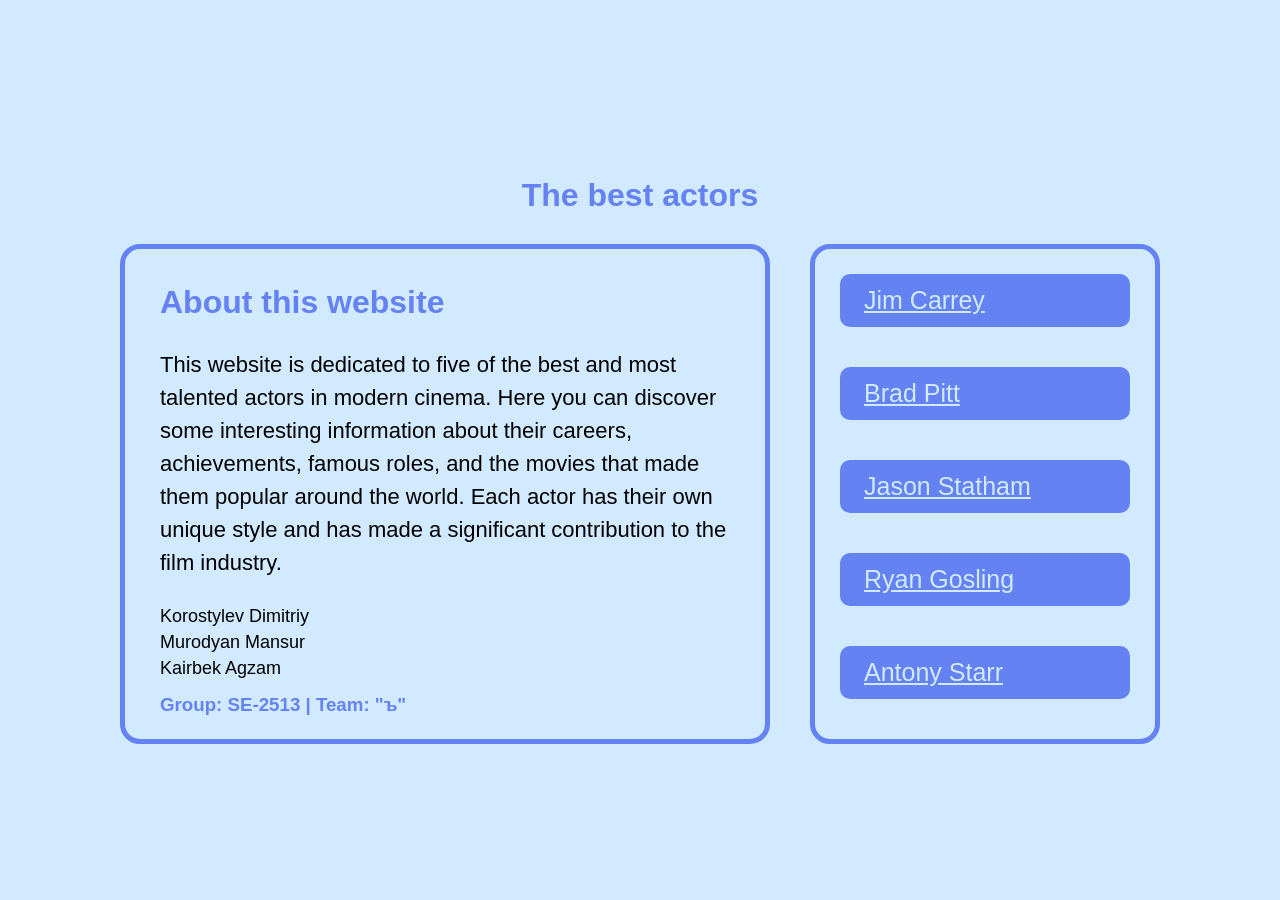
<file: main-page.html>
<!DOCTYPE html>
<html>
<head>
    <title>GOAT actors</title>
    <style>
        body {
            font-family: "Montserrat", sans-serif;
            background-color: #D2EAFF;
            display: flex;
            align-items: center;
            justify-content: center;
            flex-direction: column;
            height: 100vh;
            margin: 0;
        }
        h1 {
            color: #6482F2;
            text-align: center;
            margin-bottom: 30px;
        }
        .banners {
            display: flex;
            justify-content: center;
            align-items: center;
            gap: 40px;
        }
        .banner-left {
            width: 650px;
            height: 500px;

            border: 5px solid #6482F2;
            border-radius: 20px;

            box-sizing: border-box;
            padding: 35px;

            display: flex;
            flex-direction: column;
            justify-content: space-between;
        }
        .description h2 {
            color: #6482F2;
            font-size: 32px;
            margin-top: 0;
        }
        .description p {
            font-size: 22px;
            line-height: 1.5;
        }
        .students p {
            margin: 5px 0;
            font-size: 18px;
        }
        .students h3 {
            color: #6482F2;
            margin-bottom: 0;
            margin-top: 15px;
        }
        .banner-right {
            width: 350px;
            height: 500px;
            border: 5px solid #6482F2;
            border-radius: 20px;
            gap:40px;
            padding: 25px;
            flex-direction: column;
            display: flex;
            box-sizing: border-box;
        }
        .btn{
            border: none;
            border-radius: 10px;
            padding: 12px 24px;
            font-size: 25px;
            cursor: pointer;
            background: #6482F2;
            color: #D2EAFF;
            cursor: pointer;
        }
        .btn:active{
            background: #7c94ed;
        }
    </style>
</head>
<body>
    <h1>The best actors</h1>
    <div class="banners">
        <div class="banner-left">
            <div class="description">
        <h2>About this website</h2>
        <p>
            This website is dedicated to five of the best and most talented
            actors in modern cinema. Here you can discover some interesting
            information about their careers, achievements, famous roles,
            and the movies that made them popular around the world.
            Each actor has their own unique style and has made a significant
            contribution to the film industry.
        </p>
    </div>
    <div class="students">
        <p>Korostylev Dimitriy</p>
        <p>Murodyan Mansur</p>
        <p>Kairbek Agzam</p>
        <h3>Group: SE-2513 | Team: "ъ"</h3>
    </div>
        </div>
        <div class="banner-right">
            <a href="Jim-Carrey.html" class="btn">Jim Carrey</a>
            <a href="pitt.html" class="btn">Brad Pitt</a>
            <a href="statham.html" class="btn">Jason Statham</a>
            <a href="Ryan-Gosling.html" class="btn">Ryan Gosling</a>
            <a href="antony_starr.html" class="btn">Antony Starr</a>
        </div>
    </div>
</body>
</html>
</file>
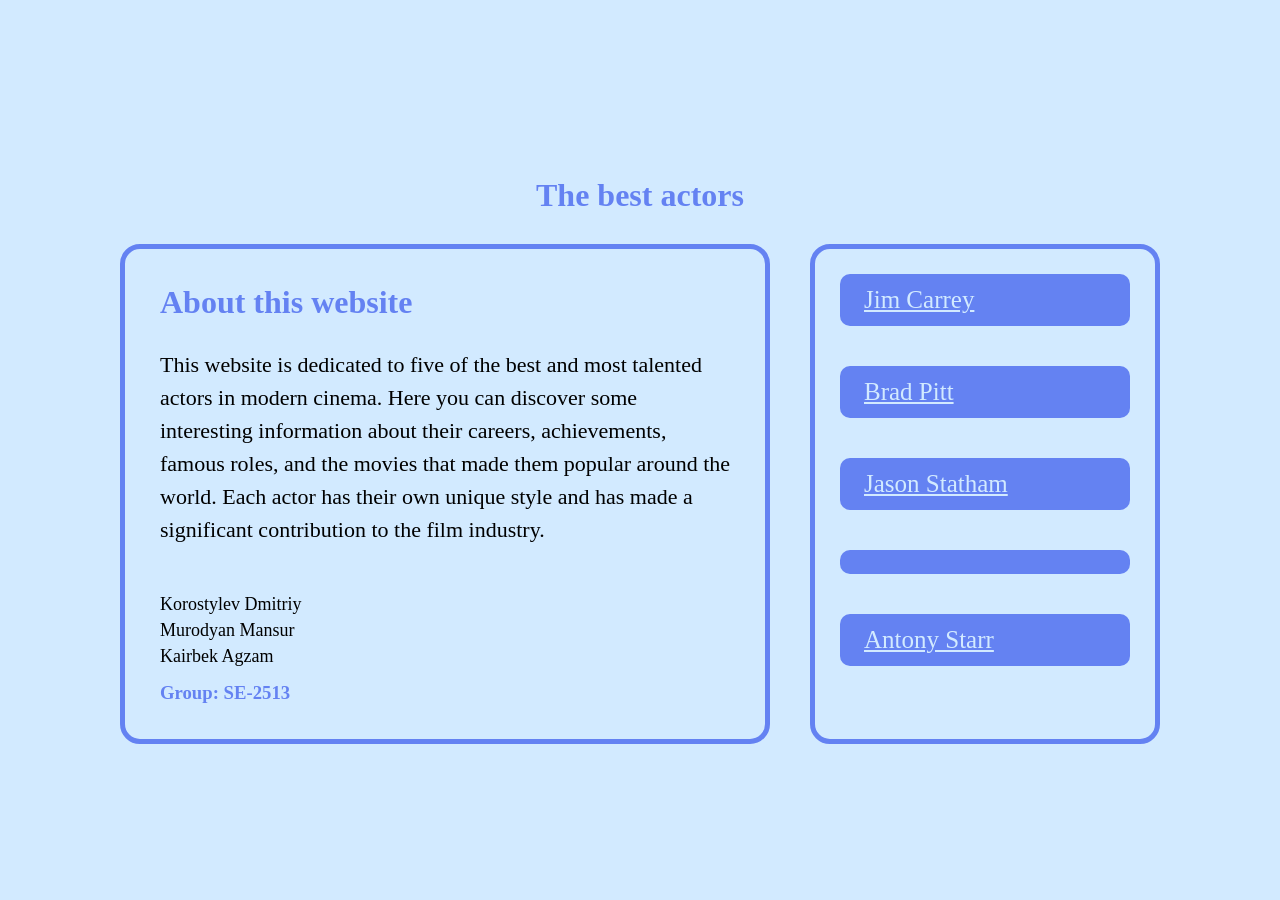
<file: manePage.html>
<!DOCTYPE html>
<html>
<head>
    <title>GOAT actors</title>
    <style>
        body {
            background-color: #D2EAFF;
            display: flex;
            align-items: center;
            justify-content: center;
            flex-direction: column;
            height: 100vh;
            margin: 0;
        }
        h1 {
            color: #6482F2;
            text-align: center;
            margin-bottom: 30px;
        }
        .banners {
            display: flex;
            justify-content: center;
            align-items: center;
            gap: 40px;
        }
        .banner-left {
            width: 650px;
            height: 500px;

            border: 5px solid #6482F2;
            border-radius: 20px;

            box-sizing: border-box;
            padding: 35px;

            display: flex;
            flex-direction: column;
            justify-content: space-between;
        }
        .description h2 {
            color: #6482F2;
            font-size: 32px;
            margin-top: 0;
        }
        .description p {
            font-size: 22px;
            line-height: 1.5;
        }
        .students p {
            margin: 5px 0;
            font-size: 18px;
        }
        .students h3 {
            color: #6482F2;
            margin-bottom: 0;
            margin-top: 15px;
        }
        .banner-right {
            width: 350px;
            height: 500px;
            border: 5px solid #6482F2;
            border-radius: 20px;
            gap:40px;
            padding: 25px;
            flex-direction: column;
            display: flex;
            box-sizing: border-box;
        }
        .btn{
            border: none;
            border-radius: 10px;
            padding: 12px 24px;
            font-size: 25px;
            cursor: pointer;
            background: #6482F2;
            color: #D2EAFF;
            cursor: pointer;
        }
        .btn:active{
            background: #7c94ed;
        }
    </style>
</head>
<body>
    <h1>The best actors</h1>
    <div class="banners">
        <div class="banner-left">
            <div class="description">
        <h2>About this website</h2>
        <p>
            This website is dedicated to five of the best and most talented
            actors in modern cinema. Here you can discover some interesting
            information about their careers, achievements, famous roles,
            and the movies that made them popular around the world.
            Each actor has their own unique style and has made a significant
            contribution to the film industry.
        </p>
    </div>
    <div class="students">
        <p>Korostylev Dmitriy</p>
        <p>Murodyan Mansur</p>
        <p>Kairbek Agzam</p>
        <h3>Group: SE-2513</h3>
    </div>
        </div>
        <div class="banner-right">
            <a href="Jim-Carrey.html" class="btn">Jim Carrey</a>
            <a href="pitt.html" class="btn">Brad Pitt</a>
            <a href="statham.html" class="btn">Jason Statham</a>
            <a href=".html" class="btn"></a>
            <a href="antony_starr.html" class="btn">Antony Starr</a>
        </div>
    </div>
</body>
</html>
</file>
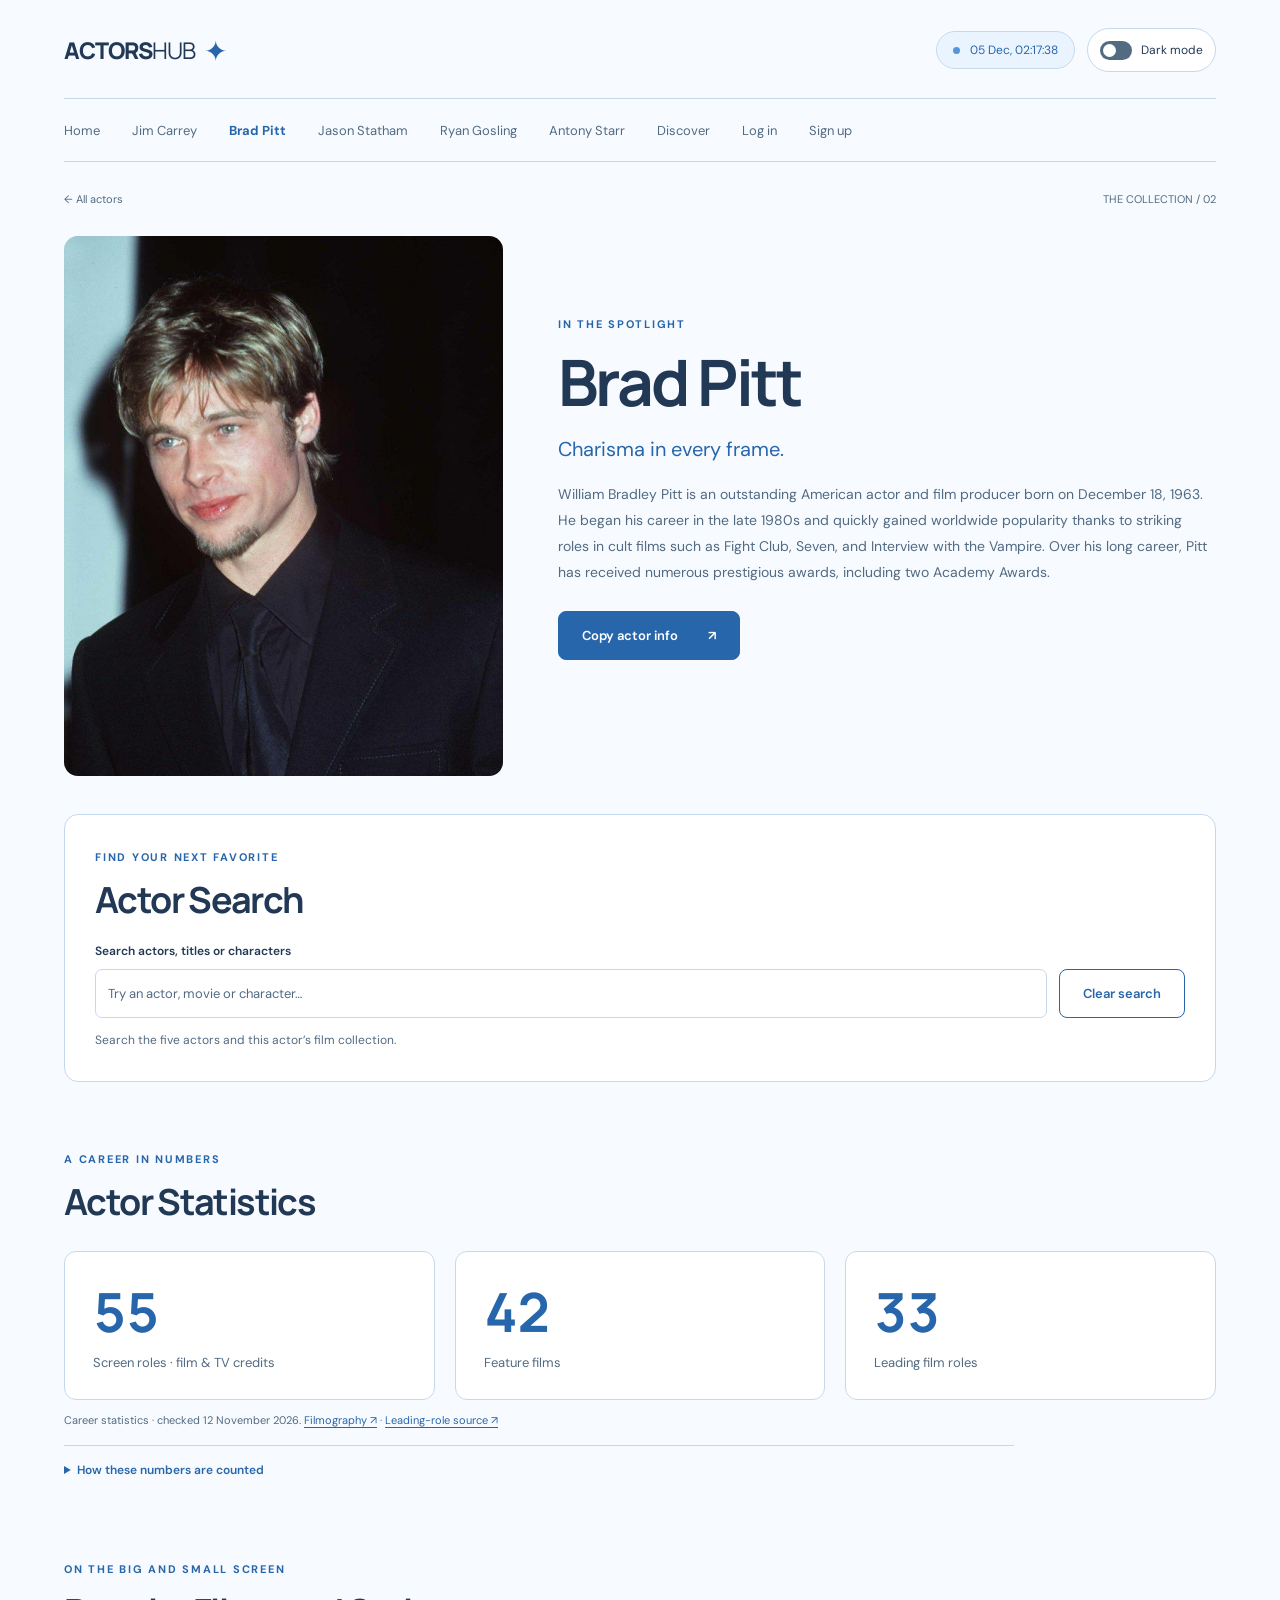
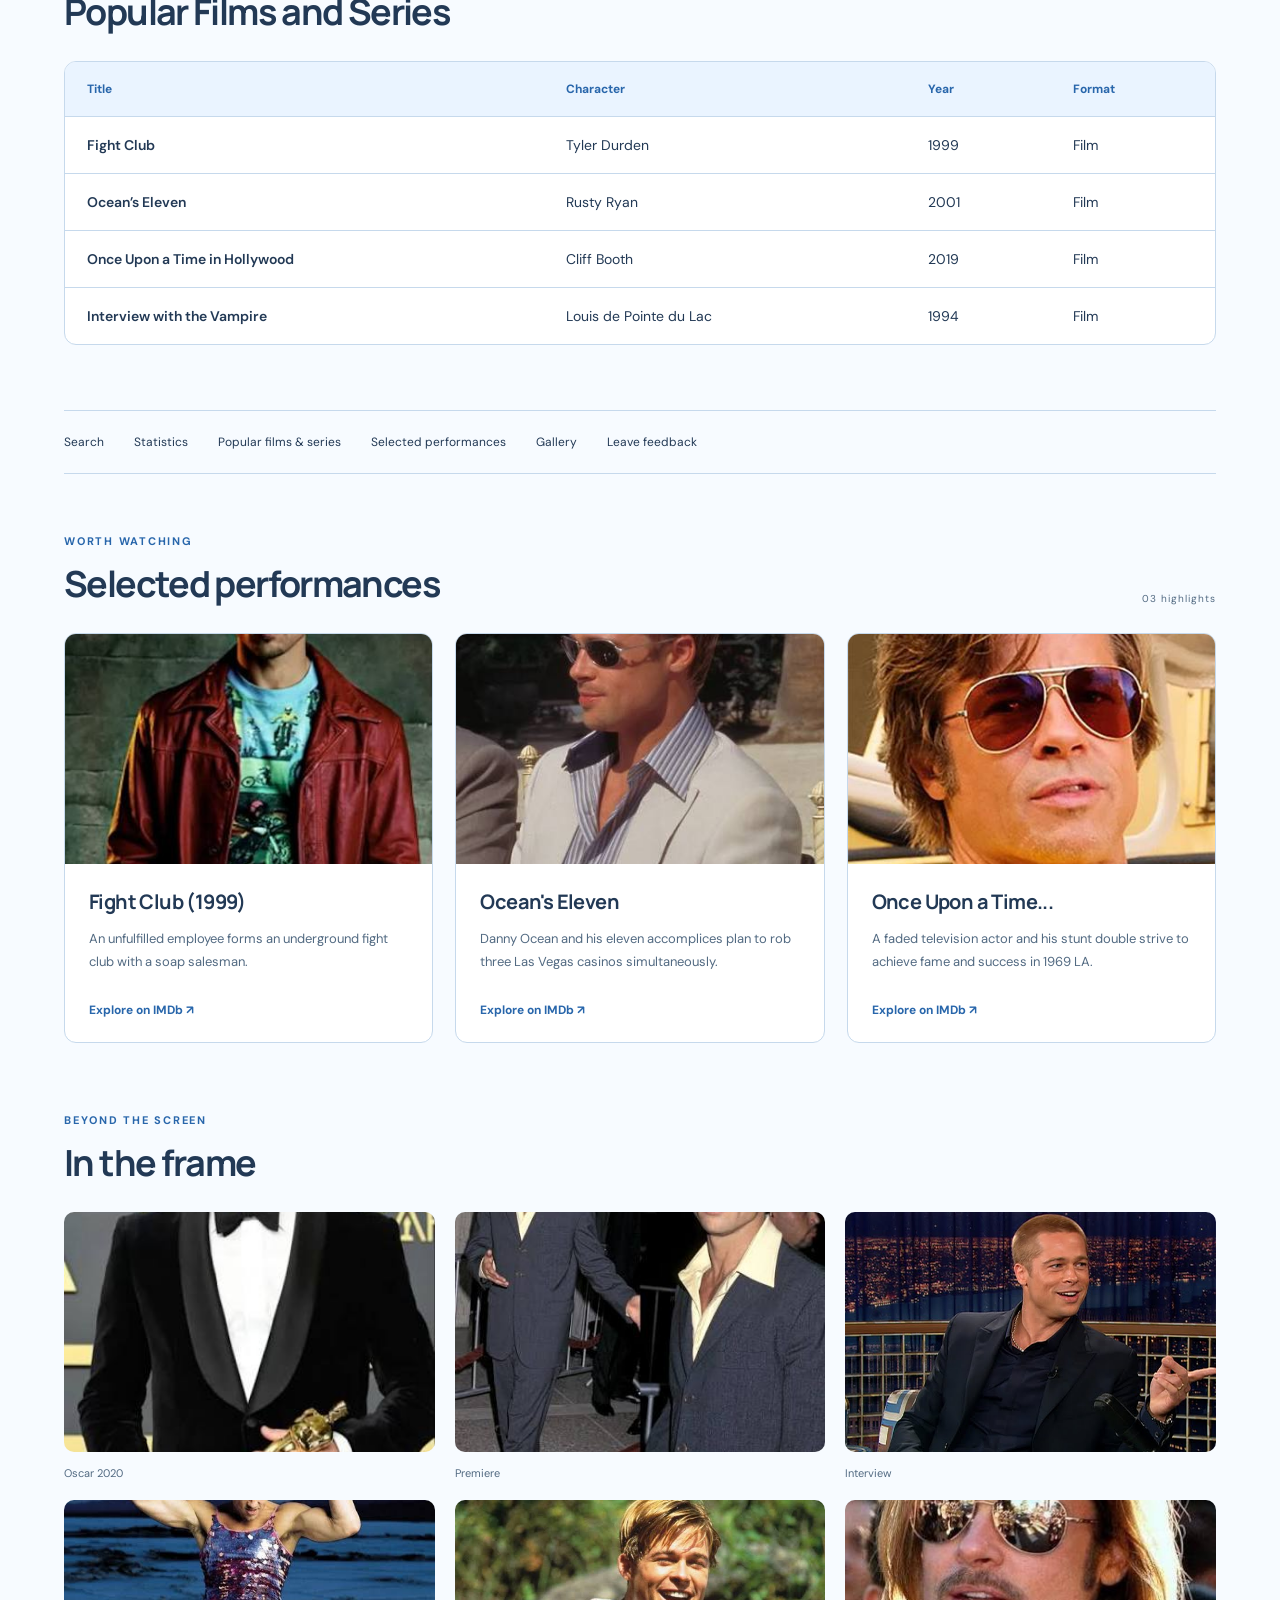
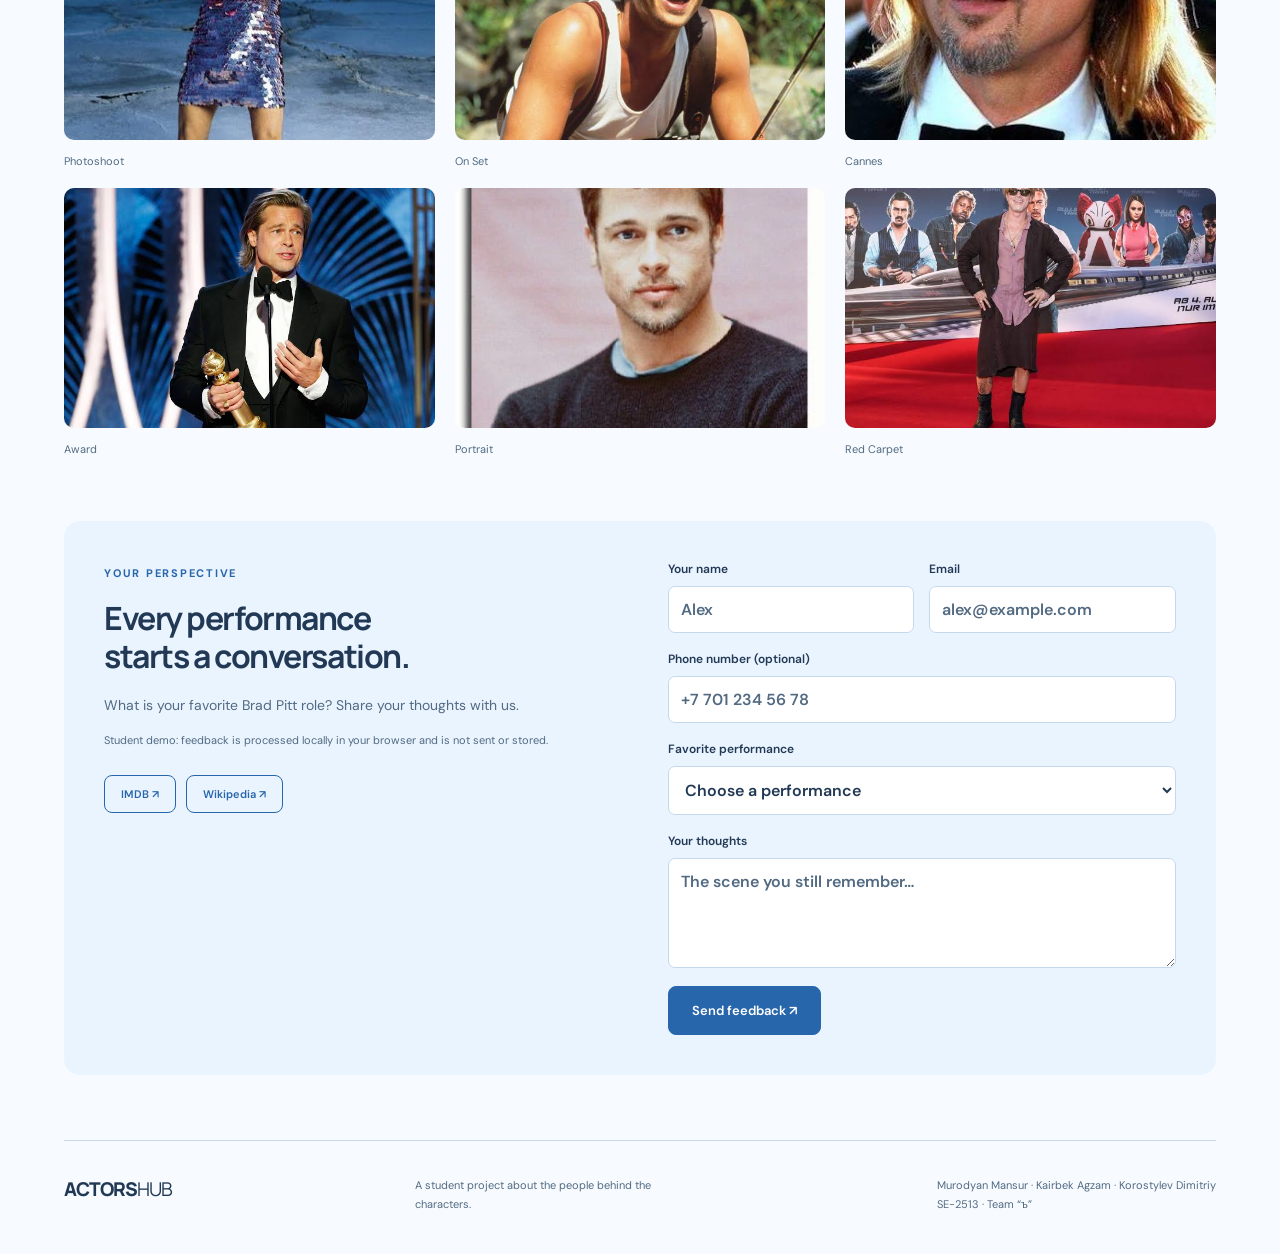
<file: pitt.html>
<!DOCTYPE html>
<html lang="en">
<head>
<meta charset="utf-8">
<meta content="width=device-width, initial-scale=1" name="viewport">
<script src="js/theme.js"></script><meta content="Explore five remarkable actors, their stories and memorable performances." name="description">
<title>Brad Pitt · ActorsHub</title>
<link href="css/site.css" rel="stylesheet">
<script defer src="js/vendor/jquery-4.0.0.min.js"></script><script src="js/validation.js" defer></script><script defer src="js/site.js"></script><link rel="stylesheet" href="css/theme.css">
<script src="js/auth.js" defer></script>
</head>
<body>
<a class="skip-link" href="#main">Skip to content</a><header class="site-header"><a class="brand" href="index.html">ACTORS<span>HUB</span><i>✦</i></a><div class="header-tools">
<button aria-label="Current date and time. Click to play a chime" class="clock" type="button"><span class="clock-dot"></span><time></time></button><button type="button" class="theme-toggle" role="switch" aria-checked="false" aria-label="Dark mode"><span class="theme-track" aria-hidden="true"></span><span>Dark mode</span></button>
</div>
<nav aria-label="Main navigation"><a href="index.html">Home</a><a href="Jim-Carrey.html">Jim Carrey</a><a aria-current="page" href="pitt.html">Brad Pitt</a><a href="statham.html">Jason Statham</a><a href="Ryan-Gosling.html">Ryan Gosling</a><a href="antony_starr.html">Antony Starr</a><a href="discover.html">Discover</a><a href="login.html" data-account-login="">Log in</a><a href="register.html" data-account-register="">Sign up</a></nav></header><main class="actor-page" id="main"><div class="page-intro">
<a href="index.html">← All actors</a><span>THE COLLECTION / 02</span>
</div>
<section class="actor-hero" id="biography"><div class="portrait"><img alt="Brad Pitt" src="photos/pitt.jpg"></div>
<div class="bio">
<span class="eyebrow">IN THE SPOTLIGHT</span><h1>Brad Pitt</h1>
<p class="lead">Charisma in every frame.</p>
<div class="biography-text">
<p>William Bradley Pitt is an outstanding American actor and film producer born on December 18, 1963. He began his career in the late 1980s and quickly gained worldwide popularity thanks to striking roles in cult films such as Fight Club, Seven, and Interview with the Vampire. Over his long career, Pitt has received numerous prestigious awards, including two Academy Awards.</p>
<p></p>
</div>
<button class="button" id="copy-info" type="button">Copy actor info <span aria-hidden="true">↗</span></button><p id="copy-status" role="status"></p>
</div></section><section class="actor-search-panel" id="actor-search"><div class="section-heading"><div>
<span class="eyebrow">FIND YOUR NEXT FAVORITE</span><h2>Actor Search</h2>
</div></div>
<label for="actor-search-input">Search actors, titles or characters</label><div class="search-controls">
<input aria-describedby="search-status" autocomplete="off" id="actor-search-input" placeholder="Try an actor, movie or character…" type="search"><button class="button secondary" id="clear-search" type="button">Clear search</button>
</div>
<p id="search-status" role="status">Search the five actors and this actor’s film collection.</p>
<ul class="actor-search-results" hidden="" id="actor-search-results"></ul></section><section id="actor-statistics"><div class="section-heading"><div>
<span class="eyebrow">A CAREER IN NUMBERS</span><h2>Actor Statistics</h2>
</div></div>
<div class="stats-grid">
<div class="stat-card">
<span class="counter" data-count="84">0</span><span>Screen roles · film &amp; TV credits</span>
</div>
<div class="stat-card">
<span class="counter" data-count="65">0</span><span>Feature films</span>
</div>
<div class="stat-card">
<span class="counter" data-count="51">0</span><span>Leading film roles</span>
</div>
</div>
<p class="form-note stats-snapshot">Career statistics · checked 12 November 2026. <a href="https://en.wikipedia.org/wiki/Brad_Pitt_filmography#Film" rel="noopener noreferrer" target="_blank">Filmography ↗</a> · <a href="https://www.the-numbers.com/box-office-star-records/worldwide/lifetime-acting/top-grossing-leading-stars" rel="noopener noreferrer" target="_blank">Leading-role source ↗</a></p>
<details class="stats-method"><summary>How these numbers are counted</summary><p>Screen roles count credited acting entries in the source’s film and television tables, including voice work, narration, cameos, short films and television films. A series is not counted once per episode. Multiple characters within one entry count as one credit; separately listed character credits count separately. Duplicate entries for the same work are merged. Self appearances, archive footage, credit-only appearances, production-only work, music videos, advertisements, video games and unreleased projects are excluded.</p>
<p>Feature films count released feature-length works in the film table, including credited narration in documentaries. Short films and television films are excluded. These are published-filmography totals, not a count of the four titles featured on this page.</p>
<p>Leading film roles use The Numbers’ classification, including leading ensemble casts, for titles covered by its box-office database. This source has different coverage from the filmography totals; it is not a universal classification of every role.</p></details></section><section id="popular-films"><div class="section-heading"><div>
<span class="eyebrow">ON THE BIG AND SMALL SCREEN</span><h2>Popular Films and Series</h2>
</div></div>
<div class="film-table-wrap">
<table class="film-table">
<caption class="visually-hidden">Selected films and series with roles and release years</caption>
<thead><tr>
<th scope="col">Title</th>
<th scope="col">Character</th>
<th scope="col">Year</th>
<th scope="col">Format</th>
</tr></thead>
<tbody>
<tr class="catalog-row">
<td>Fight Club</td>
<td>Tyler Durden</td>
<td>1999</td>
<td>Film</td>
</tr>
<tr class="catalog-row">
<td>Ocean’s Eleven</td>
<td>Rusty Ryan</td>
<td>2001</td>
<td>Film</td>
</tr>
<tr class="catalog-row">
<td>Once Upon a Time in Hollywood</td>
<td>Cliff Booth</td>
<td>2019</td>
<td>Film</td>
</tr>
<tr class="catalog-row">
<td>Interview with the Vampire</td>
<td>Louis de Pointe du Lac</td>
<td>1994</td>
<td>Film</td>
</tr>
</tbody>
</table>
<p hidden="" id="catalog-empty">No matching titles. Try a different search.</p>
</div></section><nav aria-label="On this page" class="section-nav"><a href="#actor-search">Search</a><a href="#actor-statistics">Statistics</a><a href="#popular-films">Popular films &amp; series</a><a href="#performances">Selected performances</a><a href="#gallery">Gallery</a><a href="#feedback">Leave feedback</a></nav><section id="performances"><div class="section-heading">
<div>
<span class="eyebrow">WORTH WATCHING</span><h2>Selected performances</h2>
</div>
<span class="section-count">03 highlights</span>
</div>
<div class="film-grid">
<article class="film-card"><img alt="Fight Club (1999)" loading="lazy" src="photos/bradpittffightclub.jpg"><div>
<h3>Fight Club (1999)</h3>
<p>An unfulfilled employee forms an underground fight club with a soap salesman.</p>
<a href="https://www.imdb.com/title/tt0137523/" rel="noopener noreferrer" target="_blank">Explore on IMDb ↗</a>
</div></article><article class="film-card"><img alt="Ocean's Eleven" loading="lazy" src="photos/bradpittocean11.jpg"><div>
<h3>Ocean's Eleven</h3>
<p>Danny Ocean and his eleven accomplices plan to rob three Las Vegas casinos simultaneously.</p>
<a href="https://www.imdb.com/title/tt0240772/" rel="noopener noreferrer" target="_blank">Explore on IMDb ↗</a>
</div></article><article class="film-card"><img alt="Once Upon a Time..." loading="lazy" src="photos/bradpittonceupon.jpg"><div>
<h3>Once Upon a Time...</h3>
<p>A faded television actor and his stunt double strive to achieve fame and success in 1969 LA.</p>
<a href="https://www.imdb.com/title/tt7131622/" rel="noopener noreferrer" target="_blank">Explore on IMDb ↗</a>
</div></article>
</div></section><section id="gallery"><div class="section-heading"><div>
<span class="eyebrow">BEYOND THE SCREEN</span><h2>In the frame</h2>
</div></div>
<div class="gallery-grid">
<figure><img alt="Oscar 2020" loading="lazy" src="photos/bradpittoscar.jpg"><figcaption>Oscar 2020</figcaption></figure><figure><img alt="Premiere" loading="lazy" src="photos/bradpittpremier.jpg"><figcaption>Premiere</figcaption></figure><figure><img alt="Interview" loading="lazy" src="photos/bradpittinterview.jpg"><figcaption>Interview</figcaption></figure><figure><img alt="Photoshoot" loading="lazy" src="photos/bradpittphotoshoot.jpg"><figcaption>Photoshoot</figcaption></figure><figure><img alt="On Set" loading="lazy" src="photos/bradpittonset.jpg"><figcaption>On Set</figcaption></figure><figure><img alt="Cannes" loading="lazy" src="photos/bradpittcannes.jpg"><figcaption>Cannes</figcaption></figure><figure><img alt="Award" loading="lazy" src="photos/bradpittaward.jpg"><figcaption>Award</figcaption></figure><figure><img alt="Portrait" loading="lazy" src="photos/bradpittportrait.webp"><figcaption>Portrait</figcaption></figure><figure><img alt="Red Carpet" loading="lazy" src="photos/bradpittredcarpet.jpg"><figcaption>Red Carpet</figcaption></figure>
</div></section><section class="feedback-panel" id="feedback"><div>
<span class="eyebrow">YOUR PERSPECTIVE</span><h2>Every performance<br>starts a conversation.</h2>
<p>What is your favorite Brad Pitt role? Share your thoughts with us.</p>
<p class="form-note">Student demo: feedback is processed locally in your browser and is not sent or stored.</p>
<div class="external-links">
<a class="button secondary" href="https://www.imdb.com/name/nm0000093/" rel="noopener noreferrer" target="_blank">IMDB ↗</a><a class="button secondary" href="https://en.wikipedia.org/wiki/Brad_Pitt" rel="noopener noreferrer" target="_blank">Wikipedia ↗</a>
</div>
</div>
<form id="feedback-form" novalidate="">
<div class="form-row">
<label>Your name<input autocomplete="name" name="name" placeholder="Alex" id="feedback-name" aria-required="true" aria-describedby="feedback-name-error"><span id="feedback-name-error" class="field-error" aria-live="polite"></span></label><label>Email<input autocomplete="email" name="email" placeholder="alex@example.com" type="text" inputmode="email" id="feedback-email" aria-required="true" aria-describedby="feedback-email-error"><span id="feedback-email-error" class="field-error" aria-live="polite"></span></label>
</div>
<label>Phone number (optional)<input id="feedback-phone" name="phone" type="tel" autocomplete="tel" placeholder="+7 701 234 56 78" aria-describedby="feedback-phone-error"><span id="feedback-phone-error" class="field-error" aria-live="polite"></span></label><label>Favorite performance<select name="movie" id="feedback-movie" aria-required="true" aria-describedby="feedback-movie-error"><option value="">Choose a performance</option>
<option>Fight Club (1999)</option>
<option>Ocean's Eleven</option>
<option>Once Upon a Time...</option>
<option>Another performance</option></select><span id="feedback-movie-error" class="field-error" aria-live="polite"></span></label><label>Your thoughts<textarea name="comment" placeholder="The scene you still remember…" rows="4" id="feedback-comment" aria-required="true" aria-describedby="feedback-comment-error"></textarea><span id="feedback-comment-error" class="field-error" aria-live="polite"></span></label><button class="button" type="submit">Send feedback ↗</button>
</form></section></main><dialog aria-labelledby="success-title" id="feedback-success"><span class="success-icon">✓</span><h2 id="success-title">Thank you for your feedback!</h2>
<p>Your review has been completed successfully in this demo. No registration or subscription is needed.</p>
<p class="form-note">This static website does not send or save reviews.</p>
<button class="button" id="close-success" type="button">Back to the actor</button></dialog><footer><a class="brand" href="index.html">ACTORS<span>HUB</span></a><p>A student project about the people behind the characters.</p>
<p>Murodyan Mansur · Kairbek Agzam · Korostylev Dimitriy<br>SE-2513 · Team “ъ”</p></footer>
</body>
</html>
</file>
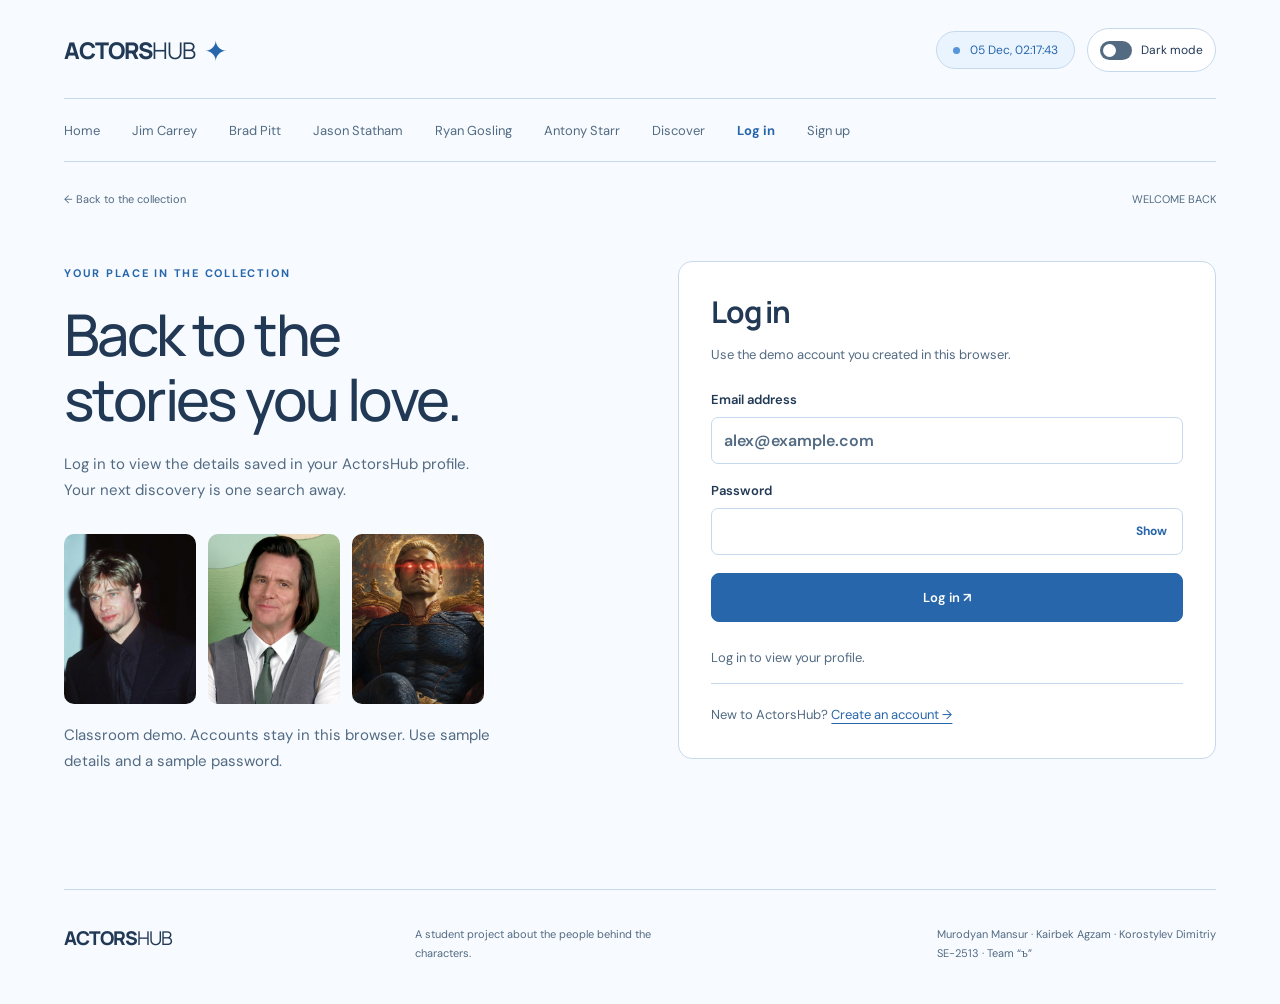
<file: profile.html>
<!DOCTYPE html>
<html lang="en">
<head>
<meta charset="UTF-8">
<meta name="viewport" content="width=device-width, initial-scale=1">
<script src="js/theme.js"></script><meta name="description" content="Explore five remarkable actors, their stories and memorable performances.">
<title>Your profile · ActorsHub</title>
<link rel="stylesheet" href="css/site.css">
<script src="js/validation.js" defer></script><script src="js/site.js" defer></script><link rel="stylesheet" href="css/theme.css">
<script src="js/auth.js" defer></script><link rel="stylesheet" href="css/account.css">
</head>
<body>
<a class="skip-link" href="#main">Skip to content</a><header class="site-header"><a class="brand" href="index.html">ACTORS<span>HUB</span><i>✦</i></a><div class="header-tools">
<button class="clock" type="button" aria-label="Current date and time. Click to play a chime"><span class="clock-dot"></span><time></time></button><button type="button" class="theme-toggle" role="switch" aria-checked="false" aria-label="Dark mode"><span class="theme-track" aria-hidden="true"></span><span>Dark mode</span></button>
</div>
<nav aria-label="Main navigation"><a href="index.html">Home</a><a href="Jim-Carrey.html">Jim Carrey</a><a href="pitt.html">Brad Pitt</a><a href="statham.html">Jason Statham</a><a href="Ryan-Gosling.html">Ryan Gosling</a><a href="antony_starr.html">Antony Starr</a><a href="discover.html">Discover</a><a href="login.html" data-account-login="">Log in</a><a href="register.html" data-account-register="">Sign up</a></nav></header><main id="main" class="account-page"><div class="page-intro">
<a href="index.html">← Back to the collection</a><span>YOUR ACTORSHUB</span>
</div>
<section id="profile-details" class="profile-layout" aria-labelledby="profile-title" hidden><div class="profile-welcome">
<span class="eyebrow">GOOD TO SEE YOU</span><div id="profile-initials" class="profile-avatar" aria-hidden="true"></div>
<h1 id="profile-title">Your profile.</h1>
<p>Explore another performance or discover a series you haven’t seen yet.</p>
<div class="profile-actions">
<a href="index.html#collection" class="button">Explore the actors ↗</a><a href="discover.html" class="button secondary">Discover series ↗</a>
</div>
</div>
<div class="profile-card">
<h2>Your details</h2>
<dl>
<div>
<dt>Name</dt>
<dd id="profile-name"></dd>
</div>
<div>
<dt>Email</dt>
<dd id="profile-email"></dd>
</div>
<div>
<dt>Phone</dt>
<dd id="profile-phone"></dd>
</div>
<div>
<dt>Joined</dt>
<dd id="profile-date"></dd>
</div>
</dl>
<p class="form-note">This demo profile is saved locally in this browser.</p>
<button class="button secondary" id="logout-button" type="button">Log out →</button><p id="logout-status" class="form-status" role="status"></p>
</div></section><section id="profile-storage-error" class="profile-card" hidden><h1>Profile unavailable.</h1>
<p>Saved account data could not be read. Allow site storage or use another browser profile, then log in again.</p>
<a class="button" href="login.html">Go to log in →</a></section><noscript>
<p>Enable JavaScript to view your locally saved profile.</p>
<a href="login.html">Go to log in</a>
</noscript></main><footer><a class="brand" href="index.html">ACTORS<span>HUB</span></a><p>A student project about the people behind the characters.</p>
<p>Murodyan Mansur · Kairbek Agzam · Korostylev Dimitriy<br>SE-2513 · Team “ъ”</p></footer>
</body>
</html>
</file>
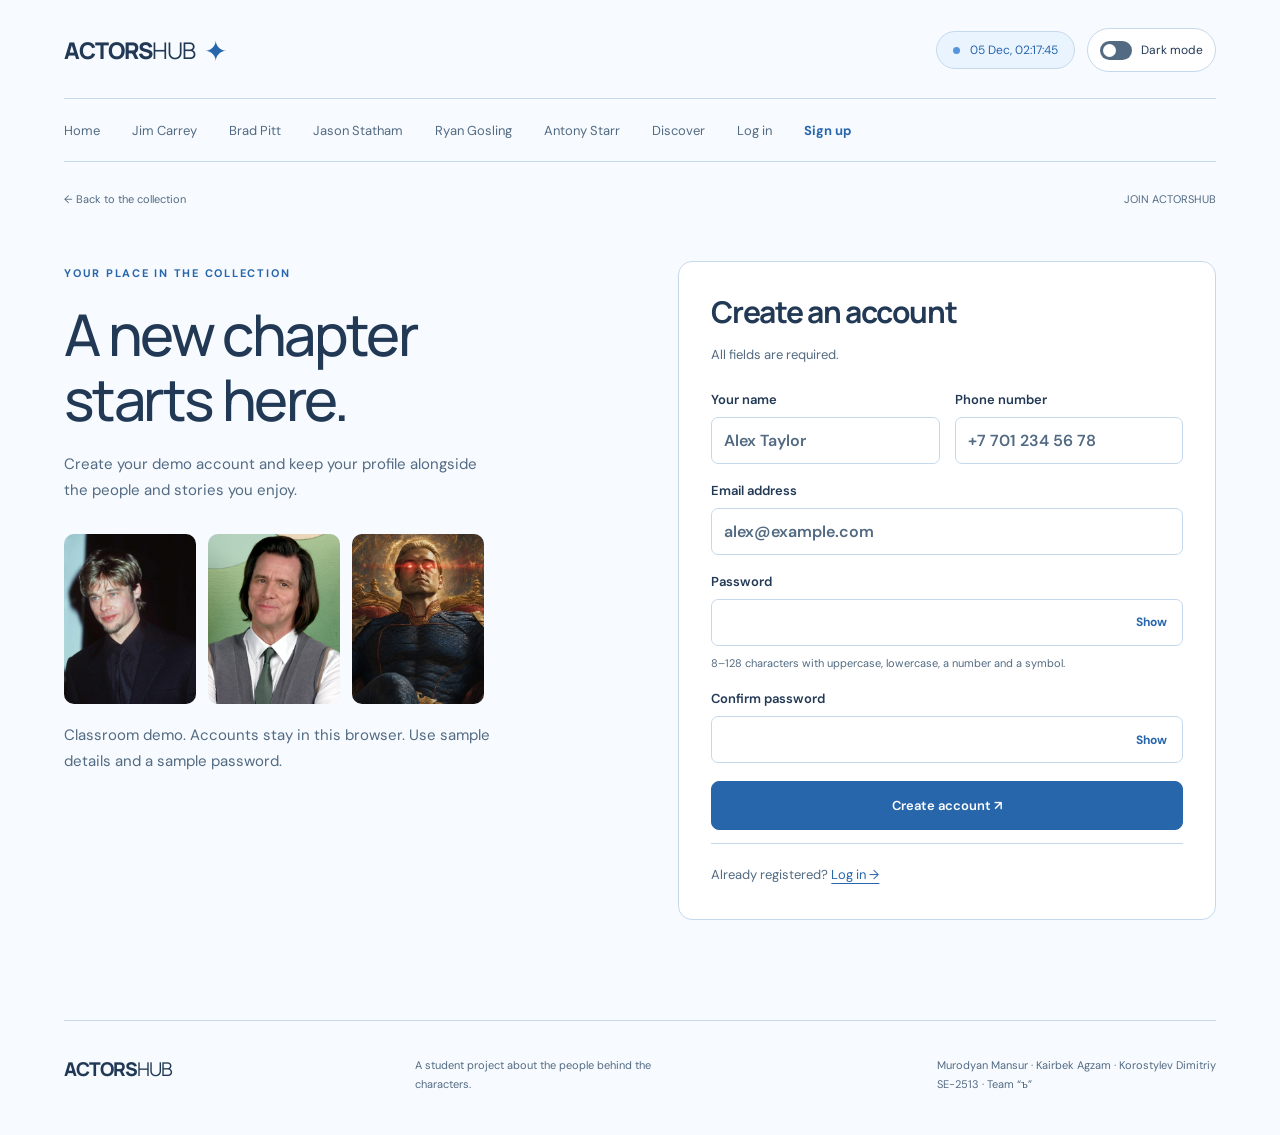
<file: register.html>
<!DOCTYPE html>
<html lang="en">
<head>
<meta charset="UTF-8">
<meta name="viewport" content="width=device-width, initial-scale=1">
<script src="js/theme.js"></script><meta name="description" content="Explore five remarkable actors, their stories and memorable performances.">
<title>Create an account · ActorsHub</title>
<link rel="stylesheet" href="css/site.css">
<script src="js/validation.js" defer></script><script src="js/site.js" defer></script><link rel="stylesheet" href="css/theme.css">
<script src="js/auth.js" defer></script><link rel="stylesheet" href="css/account.css">
</head>
<body>
<a class="skip-link" href="#main">Skip to content</a><header class="site-header"><a class="brand" href="index.html">ACTORS<span>HUB</span><i>✦</i></a><div class="header-tools">
<button class="clock" type="button" aria-label="Current date and time. Click to play a chime"><span class="clock-dot"></span><time></time></button><button type="button" class="theme-toggle" role="switch" aria-checked="false" aria-label="Dark mode"><span class="theme-track" aria-hidden="true"></span><span>Dark mode</span></button>
</div>
<nav aria-label="Main navigation"><a href="index.html">Home</a><a href="Jim-Carrey.html">Jim Carrey</a><a href="pitt.html">Brad Pitt</a><a href="statham.html">Jason Statham</a><a href="Ryan-Gosling.html">Ryan Gosling</a><a href="antony_starr.html">Antony Starr</a><a href="discover.html">Discover</a><a href="login.html" data-account-login="">Log in</a><a href="register.html" data-account-register="" aria-current="page">Sign up</a></nav></header><main id="main" class="account-page"><div class="page-intro">
<a href="index.html">← Back to the collection</a><span>JOIN ACTORSHUB</span>
</div>
<section class="account-layout"><aside class="account-intro"><span class="eyebrow">YOUR PLACE IN THE COLLECTION</span><h1>A new chapter<br>starts here.</h1>
<p>Create your demo account and keep your profile alongside the people and stories you enjoy.</p>
<div class="account-portraits" aria-label="Actors in our collection">
<img src="photos/pitt.jpg" alt="Brad Pitt"><img src="photos/Carrey.jpg" alt="Jim Carrey"><img src="photos/antony.jpg" alt="Antony Starr">
</div>
<p class="form-note">Classroom demo. Accounts stay in this browser. Use sample details and a sample password.</p></aside><div class="account-form-panel">
<h2>Create an account</h2>
<p class="account-form-intro">All fields are required.</p>
<form id="register-form" novalidate>
<div class="form-row">
<label for="account-name">Your name<input id="account-name" name="name" type="text" autocomplete="name" placeholder="Alex Taylor" aria-required="true" aria-describedby="account-name-error"><span class="field-error" id="account-name-error" aria-live="polite"></span></label><label for="account-phone">Phone number<input id="account-phone" name="phone" type="tel" autocomplete="tel" placeholder="+7 701 234 56 78" aria-required="true" aria-describedby="account-phone-error"><span class="field-error" id="account-phone-error" aria-live="polite"></span></label>
</div>
<label for="account-email">Email address<input id="account-email" name="email" type="text" autocomplete="email" placeholder="alex@example.com" aria-required="true" aria-describedby="account-email-error" inputmode="email"><span class="field-error" id="account-email-error" aria-live="polite"></span></label><label for="account-password">Password<span class="password-field"><input id="account-password" name="password" type="password" autocomplete="new-password" placeholder="" aria-required="true" aria-describedby="account-password-hint account-password-error"><button type="button" class="password-toggle" data-password-toggle="account-password" aria-controls="account-password" aria-label="Show or hide password" aria-pressed="false">Show</button></span><span class="field-hint" id="account-password-hint">8–128 characters with uppercase, lowercase, a number and a symbol.</span><span class="field-error" id="account-password-error" aria-live="polite"></span></label><label for="account-confirmation">Confirm password<span class="password-field"><input id="account-confirmation" name="confirmation" type="password" autocomplete="new-password" placeholder="" aria-required="true" aria-describedby="account-confirmation-error"><button type="button" class="password-toggle" data-password-toggle="account-confirmation" aria-controls="account-confirmation" aria-label="Show or hide confirm password" aria-pressed="false">Show</button></span><span class="field-error" id="account-confirmation-error" aria-live="polite"></span></label><button class="button" type="submit">Create account ↗</button><p class="form-status" role="status" aria-live="polite"></p>
</form>
<p class="account-alternative">Already registered? <a href="login.html">Log in →</a></p>
</div></section></main><footer><a class="brand" href="index.html">ACTORS<span>HUB</span></a><p>A student project about the people behind the characters.</p>
<p>Murodyan Mansur · Kairbek Agzam · Korostylev Dimitriy<br>SE-2513 · Team “ъ”</p></footer>
</body>
</html>
</file>
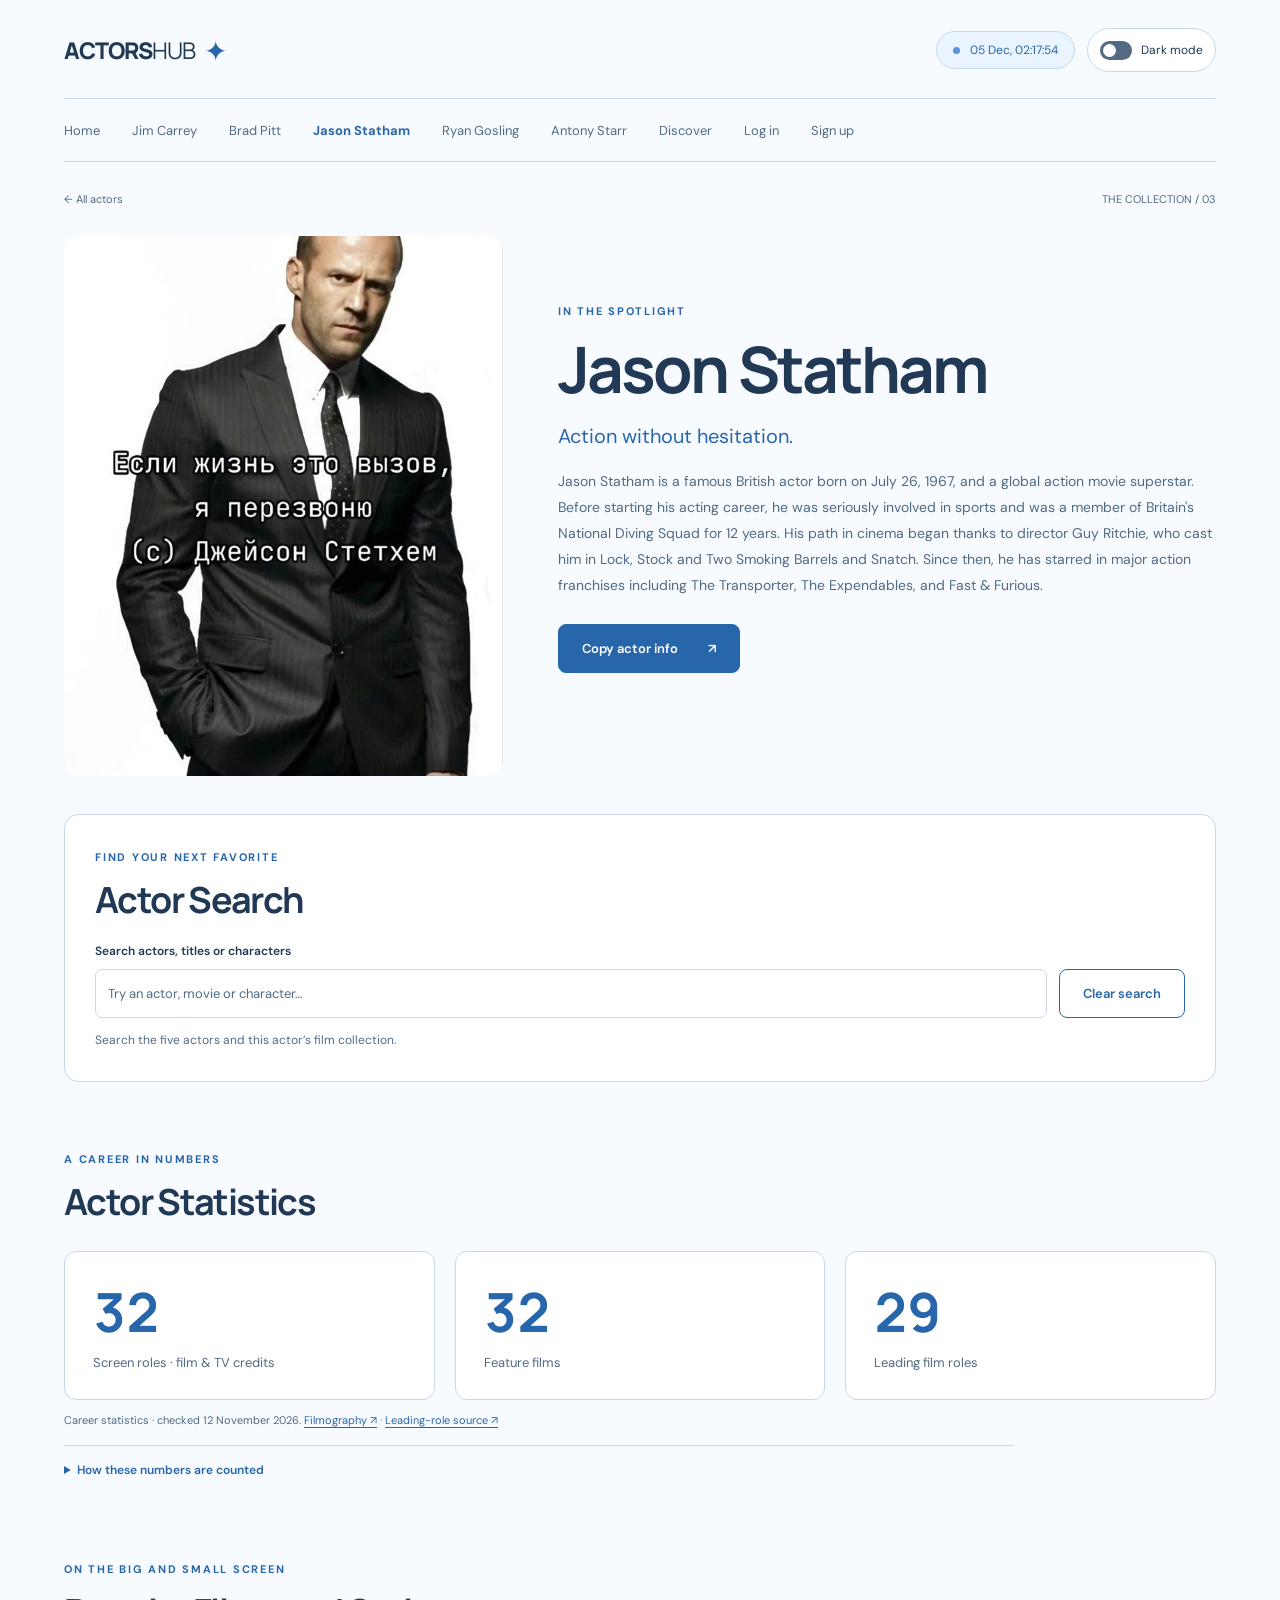
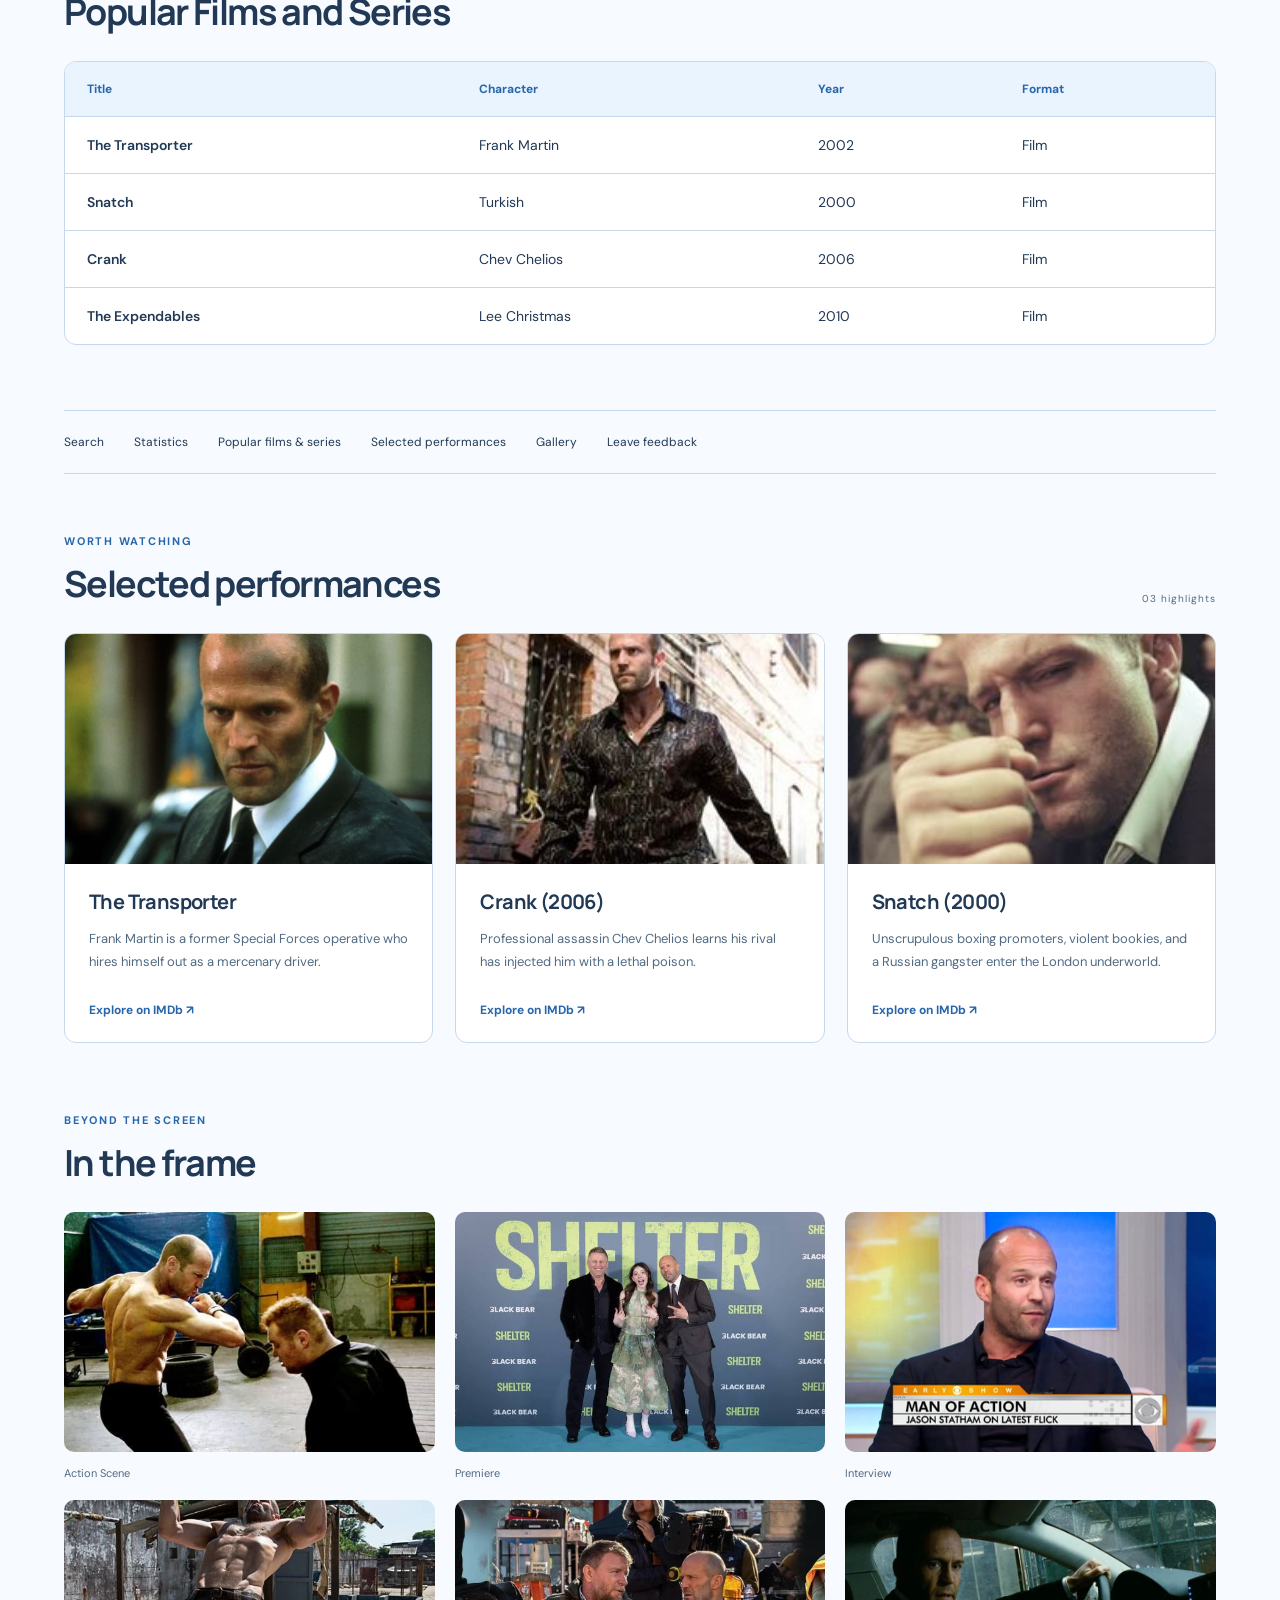
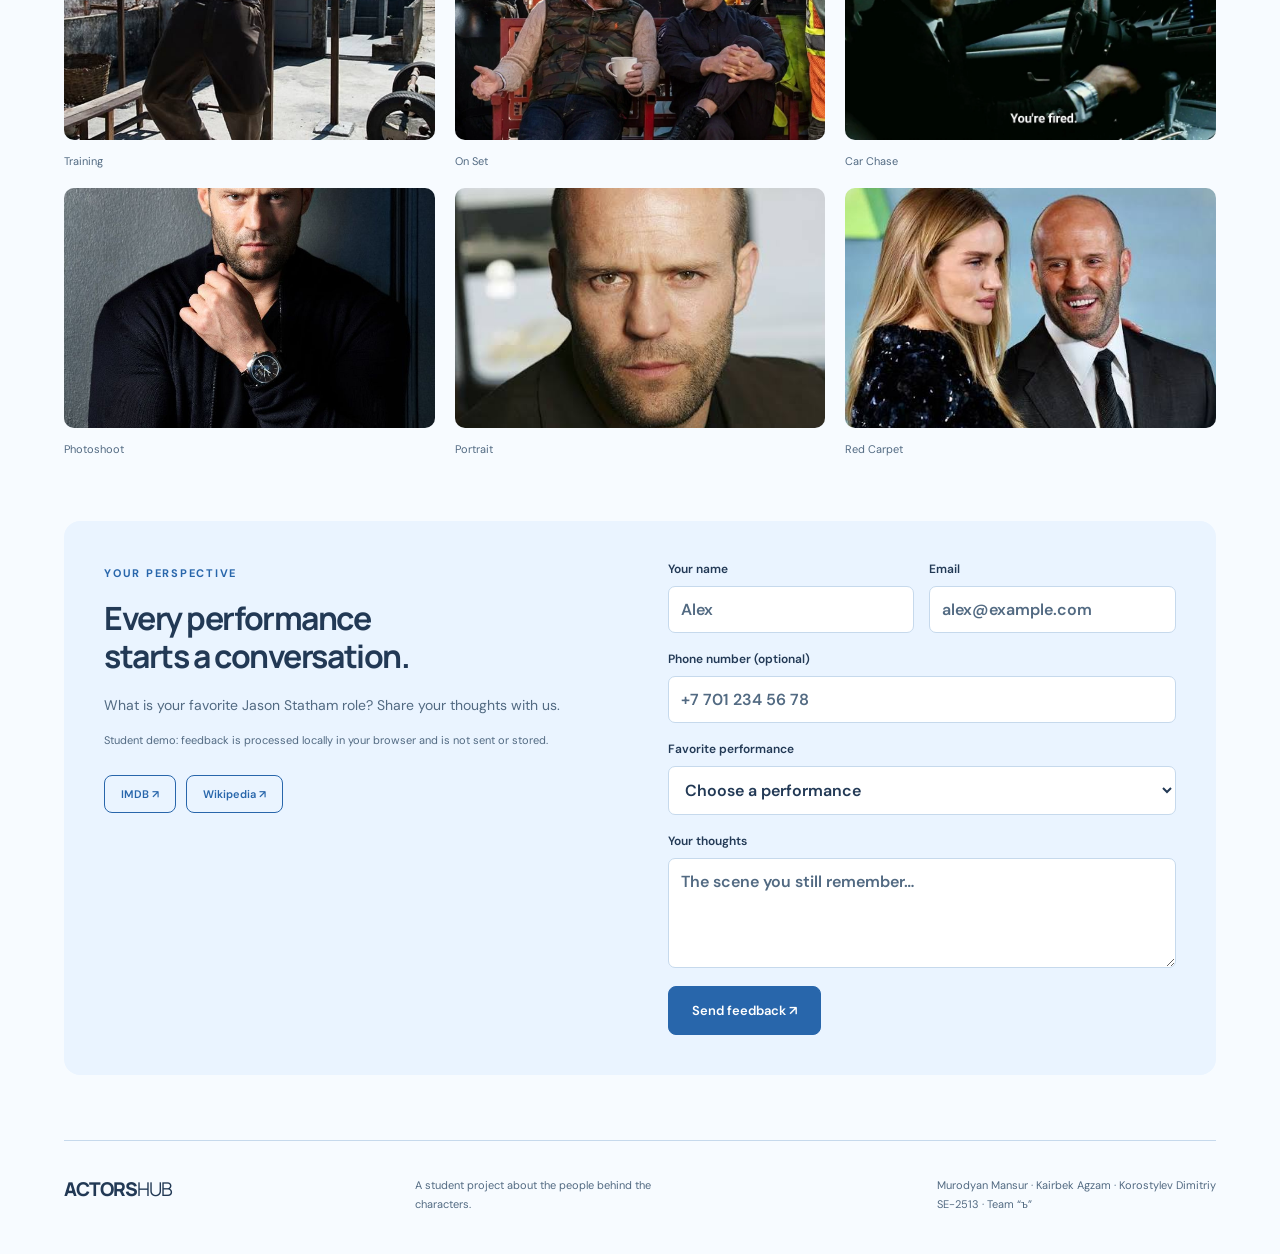
<file: statham.html>
<!DOCTYPE html>
<html lang="en">
<head>
<meta charset="utf-8">
<meta content="width=device-width, initial-scale=1" name="viewport">
<script src="js/theme.js"></script><meta content="Explore five remarkable actors, their stories and memorable performances." name="description">
<title>Jason Statham · ActorsHub</title>
<link href="css/site.css" rel="stylesheet">
<script defer src="js/vendor/jquery-4.0.0.min.js"></script><script src="js/validation.js" defer></script><script defer src="js/site.js"></script><link rel="stylesheet" href="css/theme.css">
<script src="js/auth.js" defer></script>
</head>
<body>
<a class="skip-link" href="#main">Skip to content</a><header class="site-header"><a class="brand" href="index.html">ACTORS<span>HUB</span><i>✦</i></a><div class="header-tools">
<button aria-label="Current date and time. Click to play a chime" class="clock" type="button"><span class="clock-dot"></span><time></time></button><button type="button" class="theme-toggle" role="switch" aria-checked="false" aria-label="Dark mode"><span class="theme-track" aria-hidden="true"></span><span>Dark mode</span></button>
</div>
<nav aria-label="Main navigation"><a href="index.html">Home</a><a href="Jim-Carrey.html">Jim Carrey</a><a href="pitt.html">Brad Pitt</a><a aria-current="page" href="statham.html">Jason Statham</a><a href="Ryan-Gosling.html">Ryan Gosling</a><a href="antony_starr.html">Antony Starr</a><a href="discover.html">Discover</a><a href="login.html" data-account-login="">Log in</a><a href="register.html" data-account-register="">Sign up</a></nav></header><main class="actor-page" id="main"><div class="page-intro">
<a href="index.html">← All actors</a><span>THE COLLECTION / 03</span>
</div>
<section class="actor-hero" id="biography"><div class="portrait"><img alt="Jason Statham" src="photos/statham.jpg"></div>
<div class="bio">
<span class="eyebrow">IN THE SPOTLIGHT</span><h1>Jason Statham</h1>
<p class="lead">Action without hesitation.</p>
<div class="biography-text">
<p>Jason Statham is a famous British actor born on July 26, 1967, and a global action movie superstar. Before starting his acting career, he was seriously involved in sports and was a member of Britain's National Diving Squad for 12 years. His path in cinema began thanks to director Guy Ritchie, who cast him in Lock, Stock and Two Smoking Barrels and Snatch. Since then, he has starred in major action franchises including The Transporter, The Expendables, and Fast &amp; Furious.</p>
<p></p>
</div>
<button class="button" id="copy-info" type="button">Copy actor info <span aria-hidden="true">↗</span></button><p id="copy-status" role="status"></p>
</div></section><section class="actor-search-panel" id="actor-search"><div class="section-heading"><div>
<span class="eyebrow">FIND YOUR NEXT FAVORITE</span><h2>Actor Search</h2>
</div></div>
<label for="actor-search-input">Search actors, titles or characters</label><div class="search-controls">
<input aria-describedby="search-status" autocomplete="off" id="actor-search-input" placeholder="Try an actor, movie or character…" type="search"><button class="button secondary" id="clear-search" type="button">Clear search</button>
</div>
<p id="search-status" role="status">Search the five actors and this actor’s film collection.</p>
<ul class="actor-search-results" hidden="" id="actor-search-results"></ul></section><section id="actor-statistics"><div class="section-heading"><div>
<span class="eyebrow">A CAREER IN NUMBERS</span><h2>Actor Statistics</h2>
</div></div>
<div class="stats-grid">
<div class="stat-card">
<span class="counter" data-count="54">0</span><span>Screen roles · film &amp; TV credits</span>
</div>
<div class="stat-card">
<span class="counter" data-count="54">0</span><span>Feature films</span>
</div>
<div class="stat-card">
<span class="counter" data-count="48">0</span><span>Leading film roles</span>
</div>
</div>
<p class="form-note stats-snapshot">Career statistics · checked 12 November 2026. <a href="https://en.wikipedia.org/wiki/Jason_Statham#Filmography" rel="noopener noreferrer" target="_blank">Filmography ↗</a> · <a href="https://www.the-numbers.com/box-office-star-records/worldwide/lifetime-acting/top-grossing-leading-stars" rel="noopener noreferrer" target="_blank">Leading-role source ↗</a></p>
<details class="stats-method"><summary>How these numbers are counted</summary><p>Screen roles count credited acting entries in the source’s film and television tables, including voice work, narration, cameos, short films and television films. A series is not counted once per episode. Multiple characters within one entry count as one credit; separately listed character credits count separately. Duplicate entries for the same work are merged. Self appearances, archive footage, credit-only appearances, production-only work, music videos, advertisements, video games and unreleased projects are excluded.</p>
<p>Feature films count released feature-length works in the film table, including credited narration in documentaries. Short films and television films are excluded. These are published-filmography totals, not a count of the four titles featured on this page.</p>
<p>Leading film roles use The Numbers’ classification, including leading ensemble casts, for titles covered by its box-office database. This source has different coverage from the filmography totals; it is not a universal classification of every role.</p></details></section><section id="popular-films"><div class="section-heading"><div>
<span class="eyebrow">ON THE BIG AND SMALL SCREEN</span><h2>Popular Films and Series</h2>
</div></div>
<div class="film-table-wrap">
<table class="film-table">
<caption class="visually-hidden">Selected films and series with roles and release years</caption>
<thead><tr>
<th scope="col">Title</th>
<th scope="col">Character</th>
<th scope="col">Year</th>
<th scope="col">Format</th>
</tr></thead>
<tbody>
<tr class="catalog-row">
<td>The Transporter</td>
<td>Frank Martin</td>
<td>2002</td>
<td>Film</td>
</tr>
<tr class="catalog-row">
<td>Snatch</td>
<td>Turkish</td>
<td>2000</td>
<td>Film</td>
</tr>
<tr class="catalog-row">
<td>Crank</td>
<td>Chev Chelios</td>
<td>2006</td>
<td>Film</td>
</tr>
<tr class="catalog-row">
<td>The Expendables</td>
<td>Lee Christmas</td>
<td>2010</td>
<td>Film</td>
</tr>
</tbody>
</table>
<p hidden="" id="catalog-empty">No matching titles. Try a different search.</p>
</div></section><nav aria-label="On this page" class="section-nav"><a href="#actor-search">Search</a><a href="#actor-statistics">Statistics</a><a href="#popular-films">Popular films &amp; series</a><a href="#performances">Selected performances</a><a href="#gallery">Gallery</a><a href="#feedback">Leave feedback</a></nav><section id="performances"><div class="section-heading">
<div>
<span class="eyebrow">WORTH WATCHING</span><h2>Selected performances</h2>
</div>
<span class="section-count">03 highlights</span>
</div>
<div class="film-grid">
<article class="film-card"><img alt="The Transporter" loading="lazy" src="photos/stathamtransporter.jpg"><div>
<h3>The Transporter</h3>
<p>Frank Martin is a former Special Forces operative who hires himself out as a mercenary driver.</p>
<a href="https://www.imdb.com/title/tt0293662/" rel="noopener noreferrer" target="_blank">Explore on IMDb ↗</a>
</div></article><article class="film-card"><img alt="Crank (2006)" loading="lazy" src="photos/sthatamcrank.jpg"><div>
<h3>Crank (2006)</h3>
<p>Professional assassin Chev Chelios learns his rival has injected him with a lethal poison.</p>
<a href="https://www.imdb.com/title/tt0479884/" rel="noopener noreferrer" target="_blank">Explore on IMDb ↗</a>
</div></article><article class="film-card"><img alt="Snatch (2000)" loading="lazy" src="photos/sthatamsnatch.jpg"><div>
<h3>Snatch (2000)</h3>
<p>Unscrupulous boxing promoters, violent bookies, and a Russian gangster enter the London underworld.</p>
<a href="https://www.imdb.com/title/tt0208092/" rel="noopener noreferrer" target="_blank">Explore on IMDb ↗</a>
</div></article>
</div></section><section id="gallery"><div class="section-heading"><div>
<span class="eyebrow">BEYOND THE SCREEN</span><h2>In the frame</h2>
</div></div>
<div class="gallery-grid">
<figure><img alt="Action Scene" loading="lazy" src="photos/stathamsction.jpg"><figcaption>Action Scene</figcaption></figure><figure><img alt="Premiere" loading="lazy" src="photos/stathampremiere2.jpg"><figcaption>Premiere</figcaption></figure><figure><img alt="Interview" loading="lazy" src="photos/stathaminterview.jpg"><figcaption>Interview</figcaption></figure><figure><img alt="Training" loading="lazy" src="photos/stathamtraining.jpg"><figcaption>Training</figcaption></figure><figure><img alt="On Set" loading="lazy" src="photos/stathamonset.webp"><figcaption>On Set</figcaption></figure><figure><img alt="Car Chase" loading="lazy" src="photos/stathamcarchase.webp"><figcaption>Car Chase</figcaption></figure><figure><img alt="Photoshoot" loading="lazy" src="photos/stathamphotoshoot.jpg"><figcaption>Photoshoot</figcaption></figure><figure><img alt="Portrait" loading="lazy" src="photos/stathamportrait.jpg"><figcaption>Portrait</figcaption></figure><figure><img alt="Red Carpet" loading="lazy" src="photos/stathamcarpetred.jpg"><figcaption>Red Carpet</figcaption></figure>
</div></section><section class="feedback-panel" id="feedback"><div>
<span class="eyebrow">YOUR PERSPECTIVE</span><h2>Every performance<br>starts a conversation.</h2>
<p>What is your favorite Jason Statham role? Share your thoughts with us.</p>
<p class="form-note">Student demo: feedback is processed locally in your browser and is not sent or stored.</p>
<div class="external-links">
<a class="button secondary" href="https://www.imdb.com/name/nm0005458/" rel="noopener noreferrer" target="_blank">IMDB ↗</a><a class="button secondary" href="https://en.wikipedia.org/wiki/Jason_Statham" rel="noopener noreferrer" target="_blank">Wikipedia ↗</a>
</div>
</div>
<form id="feedback-form" novalidate="">
<div class="form-row">
<label>Your name<input autocomplete="name" name="name" placeholder="Alex" id="feedback-name" aria-required="true" aria-describedby="feedback-name-error"><span id="feedback-name-error" class="field-error" aria-live="polite"></span></label><label>Email<input autocomplete="email" name="email" placeholder="alex@example.com" type="text" inputmode="email" id="feedback-email" aria-required="true" aria-describedby="feedback-email-error"><span id="feedback-email-error" class="field-error" aria-live="polite"></span></label>
</div>
<label>Phone number (optional)<input id="feedback-phone" name="phone" type="tel" autocomplete="tel" placeholder="+7 701 234 56 78" aria-describedby="feedback-phone-error"><span id="feedback-phone-error" class="field-error" aria-live="polite"></span></label><label>Favorite performance<select name="movie" id="feedback-movie" aria-required="true" aria-describedby="feedback-movie-error"><option value="">Choose a performance</option>
<option>The Transporter</option>
<option>Crank (2006)</option>
<option>Snatch (2000)</option>
<option>Another performance</option></select><span id="feedback-movie-error" class="field-error" aria-live="polite"></span></label><label>Your thoughts<textarea name="comment" placeholder="The scene you still remember…" rows="4" id="feedback-comment" aria-required="true" aria-describedby="feedback-comment-error"></textarea><span id="feedback-comment-error" class="field-error" aria-live="polite"></span></label><button class="button" type="submit">Send feedback ↗</button>
</form></section></main><dialog aria-labelledby="success-title" id="feedback-success"><span class="success-icon">✓</span><h2 id="success-title">Thank you for your feedback!</h2>
<p>Your review has been completed successfully in this demo. No registration or subscription is needed.</p>
<p class="form-note">This static website does not send or save reviews.</p>
<button class="button" id="close-success" type="button">Back to the actor</button></dialog><footer><a class="brand" href="index.html">ACTORS<span>HUB</span></a><p>A student project about the people behind the characters.</p>
<p>Murodyan Mansur · Kairbek Agzam · Korostylev Dimitriy<br>SE-2513 · Team “ъ”</p></footer>
</body>
</html>
</file>
<file: css/site.css>
@import url('https://fonts.googleapis.com/css2?family=DM+Sans:wght@400;500;600;700&family=Manrope:wght@400;500;600;700;800&display=swap');
:root{--paper:#f6f5f1;--ink:#202c28;--muted:#69716b;--line:#d9ded6;--green:#254c3c;--lime:#d9ef99;--white:#fff; font-family:'DM Sans',sans-serif;color:var(--ink);background:var(--paper);font-synthesis:none}*{box-sizing:border-box}html{scroll-behavior:smooth;scroll-padding-top:30px}body{margin:0}button,input,select,textarea{font:inherit}a{color:inherit;text-decoration:none}button,a,input,textarea,select{-webkit-tap-highlight-color:transparent}a,button{touch-action:manipulation}button{cursor:pointer}a:focus-visible,button:focus-visible,input:focus-visible,textarea:focus-visible,select:focus-visible{outline:3px solid #78994a;outline-offset:5px}.skip-link{position:absolute;top:-80px;padding:15px;background:var(--lime);z-index:5}.skip-link:focus{top:10px}.site-header{max-width:1440px;margin:auto;padding:28px 5% 0;display:grid;grid-template-columns:1fr auto;gap:26px}.brand{font-family:Manrope,sans-serif;font-size:23px;font-weight:800;letter-spacing:-1px;display:flex;align-items:center}.brand span{font-weight:400}.brand i{font-size:28px;font-style:normal;color:var(--green);margin-left:9px}.site-header nav{grid-column:1/-1;display:flex;gap:32px;border-top:1px solid var(--line);border-bottom:1px solid var(--line);padding:17px 0;font-size:13px;flex-wrap:wrap}.site-header nav a{color:var(--muted)}.site-header nav a:hover,.site-header nav a[aria-current]{color:var(--green)}.site-header nav a[aria-current]{font-weight:700}.clock{background:var(--surface-soft);border:1px solid var(--line);border-radius:30px;display:flex;align-items:center;gap:10px;padding:10px 16px;font-size:12px;color:var(--green);font-variant-numeric:tabular-nums}.clock-dot{height:7px;width:7px;border-radius:50%;background:#668747}.clock:active{background:var(--lime)}main{max-width:1440px;padding:0 5%;margin:auto}h1,h2,h3{font-family:Manrope,sans-serif;margin:0;letter-spacing:-.045em}h2{font-size:36px;line-height:1.2}p{line-height:1.75;color:var(--muted)}.eyebrow{font-size:11px;letter-spacing:.16em;font-weight:700;color:var(--green)}.home-hero{position:relative;isolation:isolate;overflow:hidden;padding:50px 0 55px;border-bottom:1px solid var(--line)}.hero-topline{display:flex;justify-content:space-between;font-size:10px;letter-spacing:.12em;color:var(--muted)}.home-hero h1{font-size:clamp(48px,7.4vw,106px);line-height:1.08;font-weight:500;margin:50px 0 36px;max-width:1000px}.home-hero em{font-style:normal;color:var(--accent-muted)}.hero-bottom{display:flex;gap:40px;align-items:center;justify-content:space-between}.hero-bottom p{max-width:470px;margin:0;font-size:16px}.hero-decoration{position:absolute;right:25px;top:115px;font-size:240px;color:var(--decoration);z-index:-1;line-height:1}.button{border:1px solid var(--green);background:var(--green);color:var(--button-ink);display:inline-flex;align-items:center;justify-content:center;gap:30px;padding:15px 23px;border-radius:8px;font-size:13px;font-weight:600;transition:background .2s,transform .2s}.button:hover{background:var(--accent-hover);transform:translateY(-2px)}.button.secondary{background:transparent;color:var(--green)}.button.secondary:hover{background:var(--surface-soft)}.section-heading{display:flex;align-items:end;justify-content:space-between;gap:20px;margin-bottom:28px}.section-heading h2{margin-top:12px}.section-count{font-size:10px;letter-spacing:.1em;color:var(--muted)}section{scroll-margin-top:24px}.home #collection{padding:60px 0}.actor-row{display:flex;align-items:center;gap:35px;border-top:1px solid var(--line);padding:25px 18px;transition:background .2s,padding .2s}.actor-row:last-child{border-bottom:1px solid var(--line)}.actor-row:hover{background:var(--surface-hover);padding-left:28px}.row-number{font-size:12px;color:var(--muted)}.actor-row h3{font-size:27px;font-weight:500}.actor-row p{font-size:13px;margin:4px 0 0}.row-arrow{margin-left:auto;font-size:28px;color:var(--green)}.about{border-radius:16px;background:var(--surface-soft);padding:45px;display:grid;grid-template-columns:1fr 1fr;gap:24px;margin-bottom:65px}.about .eyebrow{grid-column:1/-1}.about p{margin:0;max-width:500px}footer{border-top:1px solid var(--line);max-width:1296px;margin:auto;padding:35px 0 40px;display:flex;align-items:start;justify-content:space-between;gap:30px}footer .brand{font-size:19px}footer p{font-size:11px;max-width:280px;margin:0}.page-intro{display:flex;justify-content:space-between;margin:30px 0;font-size:11px;color:var(--muted)}.actor-hero{display:grid;grid-template-columns:.8fr 1.2fr;gap:55px;align-items:center}.portrait{height:540px;background:var(--surface-soft);border-radius:14px;overflow:hidden}.portrait img{width:100%;height:100%;object-fit:cover;object-position:center 25%}.bio h1{font-size:clamp(40px,5vw,68px);line-height:1.1;margin:14px 0}.bio .lead{font-size:20px;color:var(--green);margin:15px 0}.biography-text p{font-size:14px;line-height:1.85}.bio .button{margin-top:12px}#copy-status{font-size:12px;min-height:20px;margin:10px 0}.section-nav{display:flex;gap:30px;flex-wrap:wrap;padding:23px 0;margin:40px 0 55px;border-block:1px solid var(--line);font-size:12px}.section-nav a:hover{color:var(--accent-muted)}.actor-page>section:not(.actor-hero){margin-bottom:65px}.film-grid{display:grid;grid-template-columns:repeat(3,1fr);gap:22px}.film-card{background:var(--white);border:1px solid var(--line);border-radius:12px;overflow:hidden;display:flex;flex-direction:column}.film-card>img{width:100%;height:230px;object-fit:cover}.film-card>div{padding:24px;display:flex;flex:1;flex-direction:column}.film-card h3{font-size:20px;letter-spacing:-.03em}.film-card p{font-size:13px}.film-card a{font-size:12px;color:var(--green);margin-top:auto;padding-top:15px;font-weight:700}.gallery-grid{display:grid;grid-template-columns:repeat(3,1fr);gap:20px}.gallery-grid figure{margin:0}.gallery-grid img{width:100%;height:240px;object-fit:cover;border-radius:10px;background:var(--surface-soft)}.gallery-grid figcaption{font-size:11px;color:var(--muted);padding-top:9px}.feedback-panel{background:var(--surface-soft);padding:40px;border-radius:16px;display:grid;grid-template-columns:1fr 1fr;gap:55px}.feedback-panel h2{margin:17px 0;font-size:32px}.feedback-panel p{font-size:14px}.feedback-panel .form-note,.form-note{font-size:11px;color:var(--muted)}.external-links{display:flex;flex-wrap:wrap;gap:10px;margin-top:25px}.external-links .button{font-size:11px;padding:11px 16px}label{display:flex;flex-direction:column;gap:9px;font-size:12px;font-weight:600;margin-bottom:18px}.form-row{display:grid;grid-template-columns:1fr 1fr;gap:15px}input,select,textarea{width:100%;min-width:0;border:1px solid var(--line);border-radius:7px;background:var(--paper);padding:12px;color:var(--ink);font-size:13px}textarea{resize:vertical}dialog{max-width:460px;width:calc(100% - 32px);border:0;border-radius:18px;background:var(--paper);padding:40px;text-align:center;color:var(--ink)}dialog::backdrop{background:#152a23a6;backdrop-filter:blur(5px)}dialog h2{font-size:29px;margin-top:20px}dialog p{font-size:14px}.success-icon{display:inline-grid;place-items:center;width:55px;height:55px;background:var(--lime);border-radius:50%;color:var(--green);font-size:26px}body:has(dialog[open]){overflow:hidden}@media(min-width:1440px){footer{max-width:1296px}}@media(max-width:1400px){footer{margin-inline:5%}}@media(max-width:900px){.actor-hero{gap:28px;grid-template-columns:1fr 1.1fr}.portrait{height:480px}.film-grid{gap:14px}.film-card>div{padding:18px}.film-card>img{height:180px}.feedback-panel{gap:25px;padding:28px}.gallery-grid img{height:180px}.hero-decoration{right:0;font-size:180px}.site-header nav{gap:22px}}@media(max-width:640px){.site-header{padding-top:20px;gap:20px}.brand{font-size:19px}.brand i{display:none}.clock{font-size:10px;padding:9px 10px}.site-header nav{gap:12px 20px;font-size:12px}.hero-topline>span:last-child{display:none}.home-hero{padding:30px 0}.home-hero h1{margin:35px 0 25px}.hero-decoration{top:90px;font-size:120px;right:-10px;opacity:.7}.hero-bottom{display:block}.hero-bottom p{font-size:14px;margin-bottom:25px}.section-heading{align-items:start}.section-count{display:none}h2{font-size:29px}.home #collection{padding:40px 0}.actor-row{gap:20px;padding:22px 5px}.actor-row h3{font-size:23px}.actor-row p{font-size:12px}.about{grid-template-columns:1fr;padding:26px;margin-bottom:40px;gap:20px}footer{flex-direction:column;gap:16px}.actor-hero{grid-template-columns:1fr;gap:25px}.portrait{height:420px}.bio h1{font-size:45px}.page-intro{font-size:10px}.film-grid{grid-template-columns:1fr}.film-card>img{height:250px}.gallery-grid{grid-template-columns:repeat(2,1fr);gap:14px}.gallery-grid img{height:160px}.feedback-panel{grid-template-columns:1fr;padding:23px}.feedback-panel h2{font-size:29px}.form-row{grid-template-columns:1fr;gap:0}.section-nav{gap:20px;font-size:11px;margin:25px 0 40px}.actor-page>section:not(.actor-hero){margin-bottom:40px}}@media(prefers-reduced-motion:reduce){html{scroll-behavior:auto}*{transition:none!important}}
/* Shared white and blue theme. */
:root{--paper:#f7fbff;--ink:#223955;--muted:#647990;--line:#d5e5f4;--green:#3776bd;--lime:#dceeff;--white:#fff;background:var(--paper);color:var(--ink)}
.clock,.about,.feedback-panel{background:var(--surface-soft)}.clock-dot{background:#5695d9}.home-hero em{color:var(--accent-muted)}.hero-decoration{color:var(--decoration)}.button:hover{background:var(--accent-hover)}.button.secondary:hover,.actor-row:hover{background:var(--surface-hover)}.row-number{color:var(--muted)}.portrait,.gallery-grid img{background:var(--surface-hover)}.section-nav a:hover{color:#3776bd}a:focus-visible,button:focus-visible,input:focus-visible,textarea:focus-visible,select:focus-visible{outline-color:#589bde}input,select,textarea{background:var(--white);border-color:var(--line)}.actor-search-panel{padding:30px;border:1px solid var(--line);border-radius:14px;background:var(--white);margin-top:38px}.search-controls{display:flex;gap:12px}.search-controls input{flex:1}.search-controls .button{white-space:nowrap}.actor-search-panel label{margin-bottom:10px}.actor-search-panel .section-heading{margin-bottom:22px}#search-status{font-size:12px;margin-bottom:0}.actor-search-results{list-style:none;padding:0;margin:18px 0 0;border-top:1px solid var(--line)}.actor-search-results li a{display:flex;justify-content:space-between;gap:15px;padding:13px 5px;font-size:14px;border-bottom:1px solid var(--line)}.actor-search-results li a:hover{background:var(--surface-hover)}.actor-search-results small{color:var(--muted);font-size:11px}.stats-grid{display:grid;grid-template-columns:repeat(3,1fr);gap:20px}.stat-card{display:flex;flex-direction:column;gap:12px;border:1px solid var(--line);border-radius:12px;padding:28px;background:var(--white)}.counter{font-family:Manrope,sans-serif;font-size:54px;color:var(--green);font-weight:700;font-variant-numeric:tabular-nums;line-height:1.15}.stat-card>span:last-child{font-size:13px;color:var(--muted)}.film-table-wrap{overflow-x:auto;border:1px solid var(--line);border-radius:12px;background:var(--white)}.film-table{border-collapse:collapse;width:100%;font-size:14px;text-align:left}.film-table th{background:var(--surface-soft);color:var(--green);font-size:12px;font-weight:700}.film-table th,.film-table td{padding:19px 22px;border-bottom:1px solid var(--line)}.film-table tr:last-child td{border-bottom:0}.film-table td:first-child{font-weight:600}.film-table td:nth-child(3){white-space:nowrap}#catalog-empty{padding:0 22px;font-size:13px}.visually-hidden{position:absolute;width:1px;height:1px;padding:0;margin:-1px;overflow:hidden;clip:rect(0,0,0,0);white-space:nowrap;border:0}[hidden]{display:none!important}@media(max-width:640px){.actor-search-panel{padding:23px;margin-top:26px}.search-controls{flex-wrap:wrap}.search-controls input{flex-basis:100%}.stats-grid{gap:10px}.stat-card{padding:20px 12px}.counter{font-size:40px}.stat-card>span:last-child{font-size:11px}.film-table th,.film-table td{padding:15px;font-size:12px}.actor-search-results li a{flex-wrap:wrap}}
.stats-snapshot a,.stats-source-links a{color:var(--green);text-decoration:underline;text-underline-offset:3px}.stats-method{margin-top:14px;border-top:1px solid var(--line);padding-top:16px;font-size:12px;color:var(--muted);max-width:950px}.stats-method summary{cursor:pointer;color:var(--green);font-weight:600;min-height:30px}.stats-method p{font-size:12px;line-height:1.8}.stats-source-links{display:flex;flex-wrap:wrap;gap:12px 24px}
</file>
<file: css/theme.css>
:root {
    --paper: #f7fbff;
    --ink: #223955;
    --muted: #526a82;
    --line: #c6d9ec;
    --green: #2866ab;
    --lime: #dceeff;
    --white: #fff;
    --surface-soft: #eaf4ff;
    --surface-hover: #e2effd;
    --decoration: #e0edfa;
    --accent-muted: #426f9e;
    --accent-hover: #20558e;
    --button-ink: #fff;
    color-scheme: light;
}
:root[data-theme="dark"] {
    --paper: #111b29;
    --ink: #e7effa;
    --muted: #afc1d7;
    --line: #3b506a;
    --green: #9ecbff;
    --lime: #263f5e;
    --white: #19283b;
    --surface-soft: #1d3047;
    --surface-hover: #29415e;
    --decoration: #23364e;
    --accent-muted: #adcff5;
    --accent-hover: #b7d9ff;
    --button-ink: #112238;
    color-scheme: dark;
}
body { background: var(--paper); color: var(--ink); }
.header-tools { display: flex; align-items: center; justify-content: flex-end; gap: 12px; flex-wrap: wrap; }
.theme-toggle { display: inline-flex; align-items: center; justify-content: center; gap: 9px; min-height: 44px; padding: 8px 12px; border: 1px solid var(--line); border-radius: 30px; background: var(--white); color: var(--ink); font-size: 12px; }
.theme-toggle:hover { background: var(--surface-hover); }
.theme-track { display: inline-flex; align-items: center; width: 32px; height: 19px; padding: 3px; border-radius: 20px; background: var(--muted); }
.theme-track::before { content: ''; width: 13px; height: 13px; border-radius: 50%; background: var(--white); transition: transform 180ms ease; }
.theme-toggle[aria-checked="true"] .theme-track { background: var(--green); }
.theme-toggle[aria-checked="true"] .theme-track::before { transform: translateX(13px); }
.site-header nav a { min-height: 28px; display: inline-flex; align-items: center; }
.button:disabled { cursor: wait; opacity: .65; transform: none; }
.button.secondary:hover { color: var(--ink); }
input, select, textarea { background: var(--white); color: var(--ink); border-color: var(--line); }
input::placeholder, textarea::placeholder { color: var(--muted); opacity: 1; }
.site-header nav a:focus-visible, .theme-toggle:focus-visible, .button:focus-visible { outline-color: var(--green); }
.field-error { display: block; color: #a92b3a; font-size: 12px; line-height: 1.5; font-weight: 400; min-height: 0; }
.field-error:empty { display: none; }
[aria-invalid="true"] { border-color: #a92b3a; }
[data-theme="dark"] .field-error { color: #ffb7c0; }
[data-theme="dark"] [aria-invalid="true"] { border-color: #ffb7c0; }
.form-status { font-size: 13px; }
.form-status[data-error="true"] { color: #a92b3a; }
[data-theme="dark"] .form-status[data-error="true"] { color: #ffb7c0; }
@media (max-width: 640px) {
    .site-header { grid-template-columns: 1fr; gap: 16px; }
    .header-tools { justify-content: space-between; gap: 8px; }
    .clock { min-height: 44px; font-size: 11px; }
    .site-header nav { gap: 8px 19px; }
    .site-header nav a { min-height: 34px; }
}
@media (prefers-reduced-motion: reduce) { .theme-track::before { transition: none; } }
#feedback-form input, #feedback-form select, #feedback-form textarea { font-size: 16px; }
</file>
<file: css/discover.css>
.discover-intro { padding: 25px 0 32px; max-width: 760px; }
.discover-intro h1 { font-size: clamp(40px, 5.4vw, 74px); line-height: 1.08; font-weight: 500; margin-top: 18px; }
.discover-intro p { max-width: 620px; font-size: 15px; }
.discovery-workspace { border-block: 1px solid var(--line); padding: 28px 0; }
.search-kind { border: 0; padding: 0; margin: 0 0 24px; display: flex; gap: 12px; }
.search-kind label { margin: 0; display: block; cursor: pointer; }
.search-kind input { position: absolute; width: 1px; height: 1px; opacity: 0; padding: 0; }
.search-kind span { display: block; padding: 12px 24px; border: 1px solid var(--line); border-radius: 30px; background: var(--white); font-size: 13px; }
.search-kind input:checked + span { background: var(--green); color: var(--button-ink); border-color: var(--green); }
.search-kind input:focus-visible + span { outline: 3px solid var(--green); outline-offset: 4px; }
.discovery-search { display: flex; gap: 12px; }
.discovery-search input { flex: 1; font-size: 16px; padding: 16px; }
.discovery-search .button { min-width: 190px; }
.discovery-suggestions { display: flex; flex-wrap: wrap; align-items: center; gap: 10px; margin-top: 18px; font-size: 12px; color: var(--muted); }
.discovery-suggestions button { color: var(--green); background: transparent; border: 1px solid var(--line); border-radius: 20px; padding: 10px 15px; min-height: 40px; }
.discovery-suggestions button:hover { background: var(--surface-hover); }
.discovery-results { padding: 42px 0 60px; }
.discovery-results .section-heading { align-items: center; }
.result-sort { display: flex; flex-direction: row; align-items: center; gap: 12px; margin: 0; white-space: nowrap; color: var(--muted); }
.result-sort select { min-width: 145px; }
.discovery-grid { display: grid; grid-template-columns: repeat(3, minmax(0, 1fr)); gap: 24px; }
.discovery-card { border: 1px solid var(--line); background: var(--white); border-radius: 12px; overflow: hidden; display: flex; flex-direction: column; animation: discovery-appear 250ms ease-out; }
.discovery-image { aspect-ratio: 3 / 2; background: var(--surface-soft); position: relative; overflow: hidden; display: grid; place-items: center; }
.discovery-image img { width: 100%; height: 100%; object-fit: cover; object-position: center 22%; position: absolute; }
.discovery-image span { color: var(--muted); font-size: 13px; padding: 24px; text-align: center; }
.discovery-card-content { padding: 23px; display: flex; flex-direction: column; flex: 1; }
.discovery-card h3 { font-size: 23px; line-height: 1.3; overflow-wrap: anywhere; }
.discovery-card .result-meta { color: var(--green); font-size: 12px; line-height: 1.7; margin: 10px 0 0; }
.discovery-card .result-summary { font-size: 13px; margin: 12px 0 20px; }
.discovery-card a { color: var(--green); margin-top: auto; padding: 9px 0; font-size: 13px; font-weight: 700; text-decoration: underline; text-underline-offset: 4px; }
.api-attribution { margin-top: 28px; font-size: 11px; }
.api-attribution a { color: var(--green); text-decoration: underline; text-underline-offset: 3px; }
.discovery-loading { min-height: 200px; display: flex; align-items: center; justify-content: center; gap: 16px; color: var(--muted); }
.loading-orbit { width: 28px; height: 28px; border: 2px solid var(--line); border-top-color: var(--green); border-radius: 50%; animation: discovery-spin 800ms linear infinite; }
.discovery-message { border-block: 1px solid var(--line); padding: 35px 0; }
.discovery-message h3 { font-size: 25px; }
.discovery-message p { max-width: 650px; font-size: 14px; }
@keyframes discovery-spin { to { transform: rotate(360deg); } }
@keyframes discovery-appear { from { opacity: .4; transform: translateY(6px); } to { opacity: 1; transform: translateY(0); } }
@media (max-width: 1000px) { .discovery-grid { grid-template-columns: repeat(2, minmax(0, 1fr)); } }
@media (max-width: 640px) {
    .discover-intro { padding-top: 12px; }
    .discovery-grid { grid-template-columns: minmax(0, 1fr); gap: 18px; }
    .discovery-search { flex-direction: column; }
    .discovery-search .button { width: 100%; }
    .discovery-results .section-heading { flex-direction: column; align-items: stretch; }
    .result-sort { justify-content: space-between; }
    .result-sort select { width: auto; }
    .discovery-loading { min-height: 160px; }
}
@media (prefers-reduced-motion: reduce) { .discovery-card, .loading-orbit { animation: none; } }
</file>
<file: css/account.css>
.account-page { padding-bottom: 65px; }
.account-layout { display: grid; grid-template-columns: 1fr 1fr; align-items: start; gap: clamp(30px, 6vw, 90px); padding: 25px 0 35px; }
.account-intro h1, .profile-welcome h1 { font-size: clamp(38px, 4.5vw, 64px); line-height: 1.12; font-weight: 500; margin: 20px 0; }
.account-intro > p { max-width: 440px; font-size: 15px; }
.account-portraits { display: flex; gap: 12px; margin: 30px 0 18px; max-width: 420px; }
.account-portraits img { width: calc((100% - 24px) / 3); height: 170px; border-radius: 10px; object-fit: cover; object-position: center 20%; background: var(--surface-soft); }
.account-form-panel, .profile-card { background: var(--white); padding: 32px; border: 1px solid var(--line); border-radius: 14px; }
.account-form-panel h2, .profile-card h2 { font-size: 30px; }
.account-form-intro { font-size: 13px; margin: 14px 0 24px; }
.account-form-panel label { font-size: 13px; }
.account-form-panel input, #feedback-form input, #feedback-form select, #feedback-form textarea { font-size: 16px; }
.account-form-panel .button[type="submit"] { width: 100%; min-height: 48px; }
.password-field { display: flex; align-items: stretch; position: relative; }
.password-field input { padding-right: 70px; }
.password-toggle { position: absolute; right: 2px; top: 2px; bottom: 2px; min-width: 60px; border: 0; border-radius: 5px; background: transparent; color: var(--green); font-size: 12px; font-weight: 700; }
.password-toggle:hover { background: var(--surface-hover); }
.field-hint { font-size: 11px; line-height: 1.6; color: var(--muted); font-weight: 400; }
.optional-label { display: inline; font-size: 11px; color: var(--muted); font-weight: 400; }
.account-alternative { font-size: 13px; border-top: 1px solid var(--line); padding-top: 20px; margin-bottom: 0; }
.account-alternative a { color: var(--green); text-decoration: underline; text-underline-offset: 4px; }
.form-status:not(:empty) { padding: 12px 0 0; }
.profile-layout { display: grid; grid-template-columns: 1fr 1fr; gap: 65px; padding: 35px 0 65px; }
.profile-avatar { width: 76px; height: 76px; display: grid; place-items: center; border-radius: 50%; margin-top: 24px; color: var(--green); background: var(--surface-soft); font-size: 24px; font-weight: 700; }
.profile-welcome > p { max-width: 430px; }
.profile-actions { display: flex; flex-wrap: wrap; gap: 12px; margin-top: 24px; }
.profile-card dl { margin: 20px 0; }
.profile-card dl > div { padding: 16px 0; border-bottom: 1px solid var(--line); }
.profile-card dt { color: var(--muted); font-size: 12px; margin-bottom: 7px; }
.profile-card dd { margin: 0; font-size: 16px; line-height: 1.5; overflow-wrap: anywhere; }
@media (max-width: 900px) {
    .account-layout { gap: 28px; }
    .account-form-panel, .profile-card { padding: 24px; }
    .account-portraits img { height: 125px; }
    .account-form-panel .form-row { grid-template-columns: 1fr; gap: 0; }
    .profile-layout { gap: 28px; }
}
@media (max-width: 640px) {
    .account-layout, .profile-layout { grid-template-columns: 1fr; gap: 26px; }
    .account-portraits { display: none; }
    .account-intro h1, .profile-welcome h1 { font-size: 40px; }
    .account-form-panel, .profile-card { padding: 23px; }
    .account-page { padding-bottom: 35px; }
}
</file>
